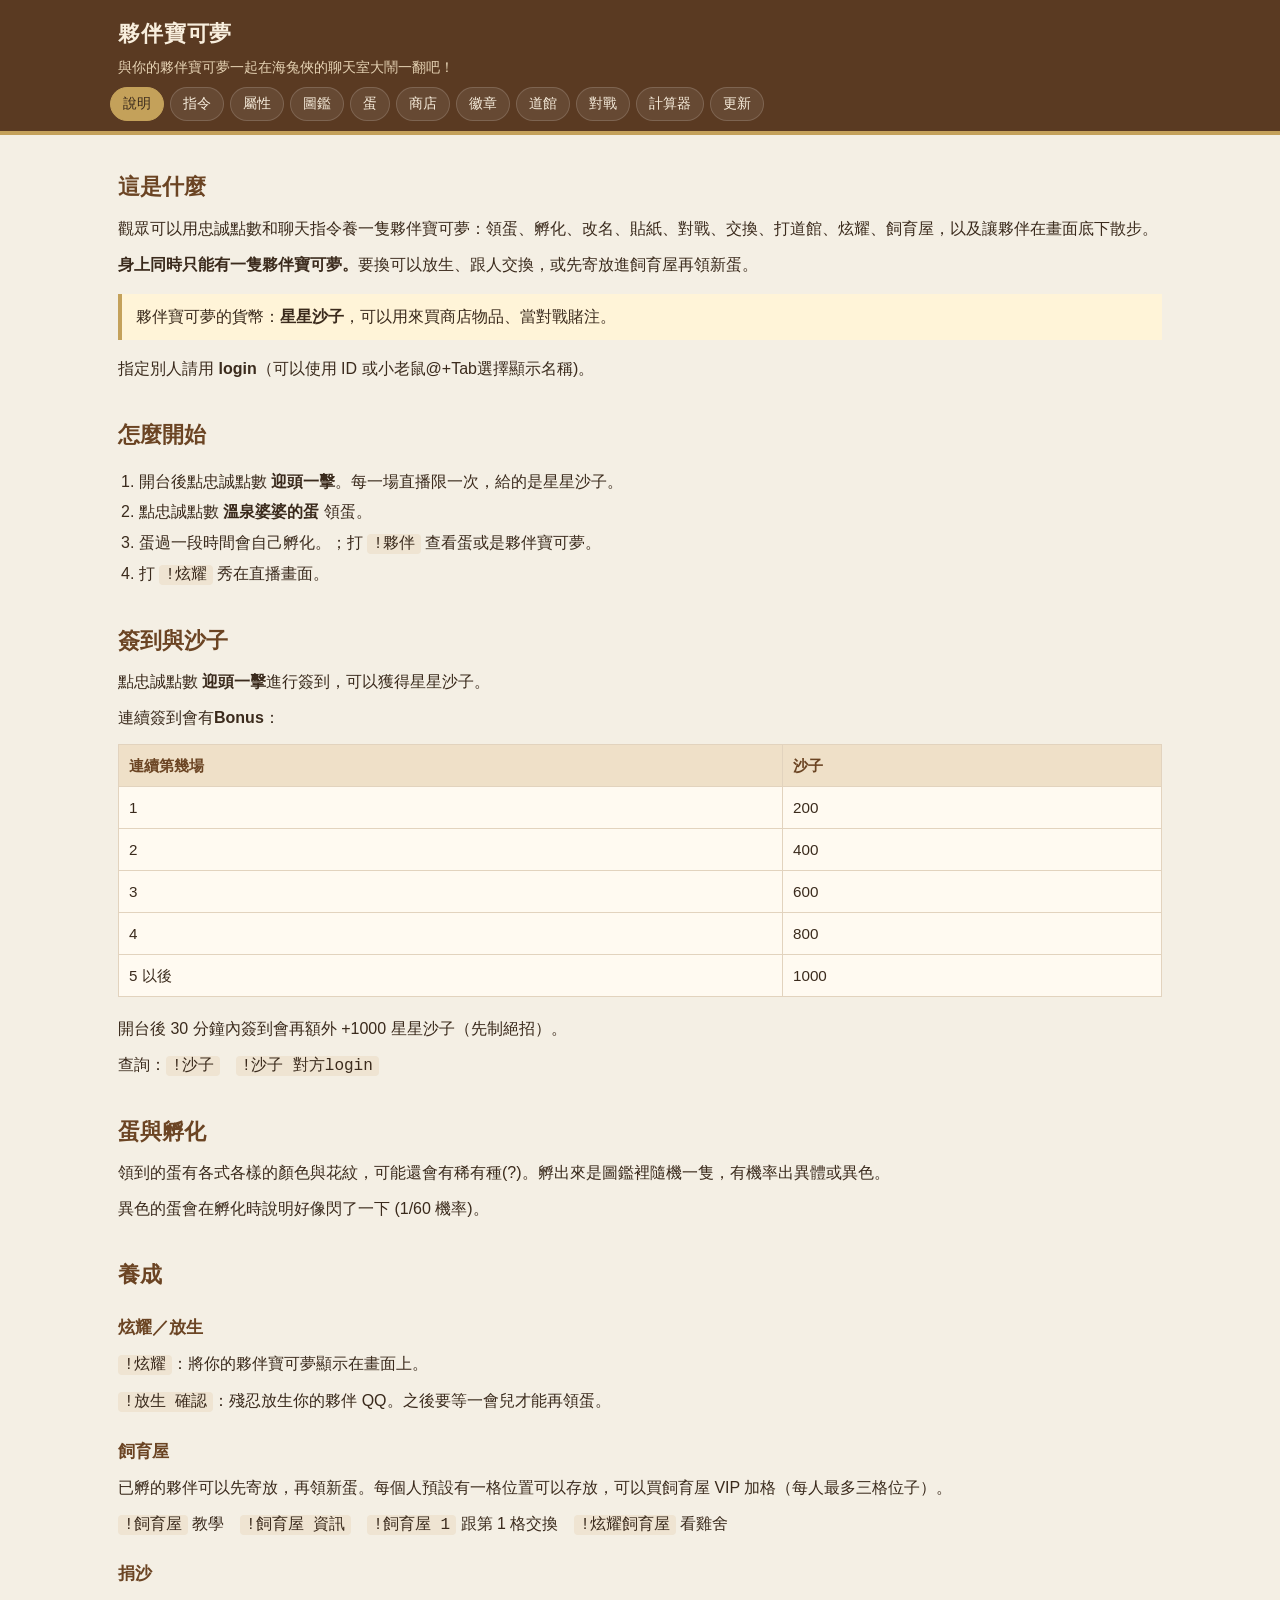
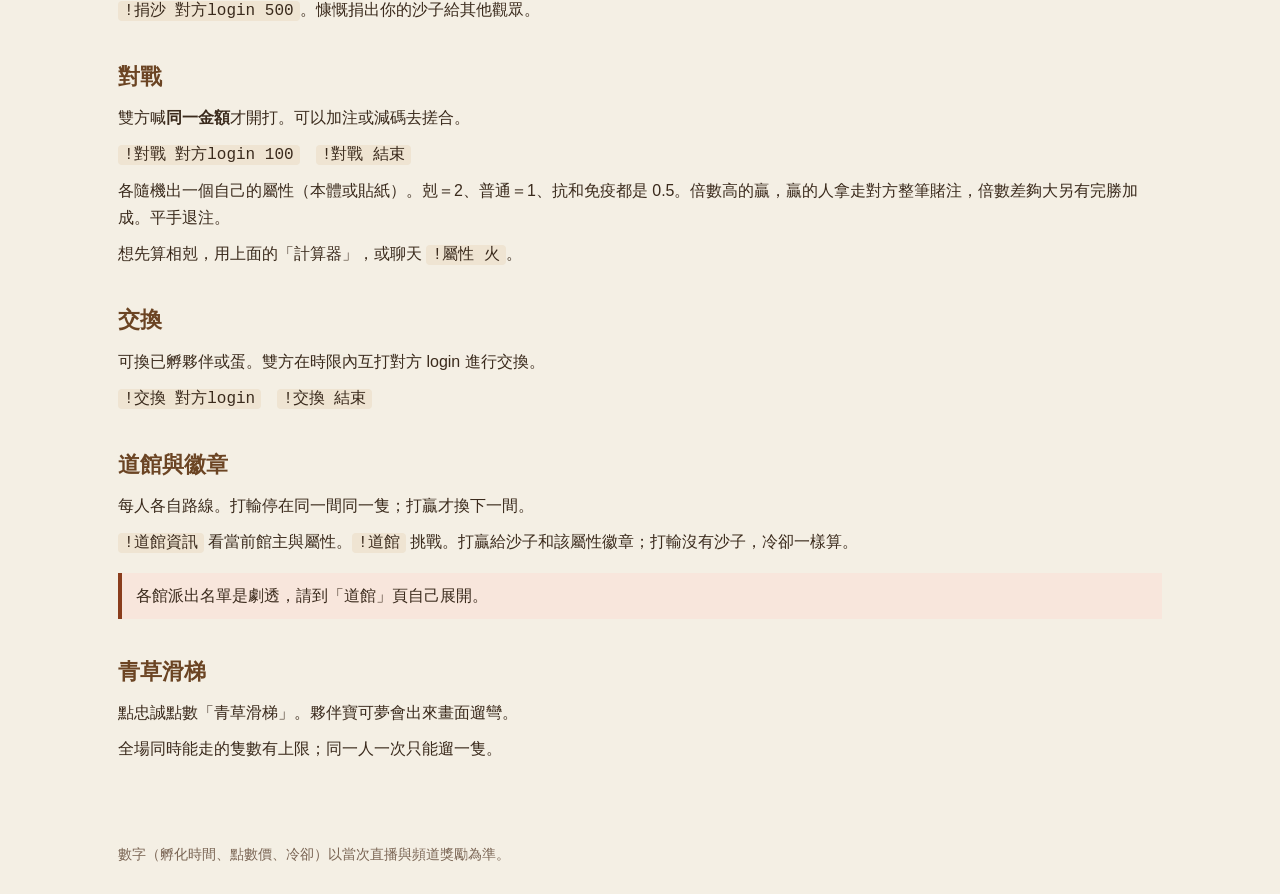
<file: index.html>
<!DOCTYPE html>
<html lang="zh-Hant">
<head>
<meta charset="utf-8">
<meta name="viewport" content="width=device-width, initial-scale=1">
<title>說明｜夥伴寶可夢</title>
<link rel="stylesheet" href="style.css">
<link rel="icon" href="favicon.png">
</head>
<body>
<header class="site-header">
  <div class="brand">
    <h1>夥伴寶可夢</h1>
    <p>與你的夥伴寶可夢一起在海兔俠的聊天室大鬧一翻吧！</p>
  </div>
  <nav class="nav"><a href="index.html" class="here">說明</a><a href="commands.html">指令</a><a href="types.html">屬性</a><a href="dex.html">圖鑑</a><a href="eggs.html">蛋</a><a href="shop.html">商店</a><a href="badges.html">徽章</a><a href="gyms.html">道館</a><a href="battle.html">對戰</a><a href="calc.html">計算器</a><a href="changelog.html">更新</a></nav>
</header>
<main class="wrap">

<h2>這是什麼</h2>
<p>觀眾可以用忠誠點數和聊天指令養一隻夥伴寶可夢：領蛋、孵化、改名、貼紙、對戰、交換、打道館、炫耀、飼育屋，以及讓夥伴在畫面底下散步。</p>
<p><strong>身上同時只能有一隻夥伴寶可夢。</strong>要換可以放生、跟人交換，或先寄放進飼育屋再領新蛋。</p>
<div class="note">夥伴寶可夢的貨幣：<strong>星星沙子</strong>，可以用來買商店物品、當對戰賭注。</div>
<p>指定別人請用 <strong>login</strong>（可以使用 ID 或小老鼠@+Tab選擇顯示名稱)。</p>

<h2>怎麼開始</h2>
<ol>
<li>開台後點忠誠點數 <strong>迎頭一擊</strong>。每一場直播限一次，給的是星星沙子。</li>
<li>點忠誠點數 <strong>溫泉婆婆的蛋</strong> 領蛋。</li>
<li>蛋過一段時間會自己孵化。；打 <span class="cmd">!夥伴</span> 查看蛋或是夥伴寶可夢。</li>
<li>打 <span class="cmd">!炫耀</span> 秀在直播畫面。</li>
</ol>

<h2>簽到與沙子</h2>
<p>點忠誠點數 <strong>迎頭一擊</strong>進行簽到，可以獲得星星沙子。</p>
<p>連續簽到會有<strong>Bonus</strong>：</p>
<table>
<tr><th>連續第幾場</th><th>沙子</th></tr>
<tr><td>1</td><td>200</td></tr>
<tr><td>2</td><td>400</td></tr>
<tr><td>3</td><td>600</td></tr>
<tr><td>4</td><td>800</td></tr>
<tr><td>5 以後</td><td>1000</td></tr>
</table>
<p>開台後 30 分鐘內簽到會再額外 +1000 星星沙子（先制絕招）。</p>
<p>查詢：<span class="cmd">!沙子</span>　<span class="cmd">!沙子 對方login</span></p>

<h2>蛋與孵化</h2>
<p>領到的蛋有各式各樣的顏色與花紋，可能還會有稀有種(?)。孵出來是圖鑑裡隨機一隻，有機率出異體或異色。</p>
<p>異色的蛋會在孵化時說明好像閃了一下 (1/60 機率)。</p>

<h2>養成</h2>
<h3>炫耀／放生</h3>
<p><span class="cmd">!炫耀</span>：將你的夥伴寶可夢顯示在畫面上。</p>
<p><span class="cmd">!放生 確認</span>：殘忍放生你的夥伴 QQ。之後要等一會兒才能再領蛋。</p>

<h3>飼育屋</h3>
<p>已孵的夥伴可以先寄放，再領新蛋。每個人預設有一格位置可以存放，可以買飼育屋 VIP 加格（每人最多三格位子）。</p>
<p><span class="cmd">!飼育屋</span> 教學　<span class="cmd">!飼育屋 資訊</span>　<span class="cmd">!飼育屋 1</span> 跟第 1 格交換　<span class="cmd">!炫耀飼育屋</span> 看雞舍</p>

<h3>捐沙</h3>
<p><span class="cmd">!捐沙 對方login 500</span>。慷慨捐出你的沙子給其他觀眾。</p>

<h2>對戰</h2>
<p>雙方喊<strong>同一金額</strong>才開打。可以加注或減碼去搓合。</p>
<p><span class="cmd">!對戰 對方login 100</span>　<span class="cmd">!對戰 結束</span></p>
<p>各隨機出一個自己的屬性（本體或貼紙）。剋＝2、普通＝1、抗和免疫都是 0.5。倍數高的贏，贏的人拿走對方整筆賭注，倍數差夠大另有完勝加成。平手退注。</p>
<p>想先算相剋，用上面的「計算器」，或聊天 <span class="cmd">!屬性 火</span>。</p>

<h2>交換</h2>
<p>可換已孵夥伴或蛋。雙方在時限內互打對方 login 進行交換。</p>
<p><span class="cmd">!交換 對方login</span>　<span class="cmd">!交換 結束</span></p>

<h2>道館與徽章</h2>
<p>每人各自路線。打輸停在同一間同一隻；打贏才換下一間。</p>
<p><span class="cmd">!道館資訊</span> 看當前館主與屬性。<span class="cmd">!道館</span> 挑戰。打贏給沙子和該屬性徽章；打輸沒有沙子，冷卻一樣算。</p>
<p class="note warn">各館派出名單是劇透，請到「道館」頁自己展開。</p>

<h2>青草滑梯</h2>
<p>點忠誠點數「青草滑梯」。夥伴寶可夢會出來畫面遛彎。</p>
<p>全場同時能走的隻數有上限；同一人一次只能遛一隻。</p>


</main>
<footer class="footer">數字（孵化時間、點數價、冷卻）以當次直播與頻道獎勵為準。</footer>
<script src="site.js"></script>
</body>
</html>
</file>
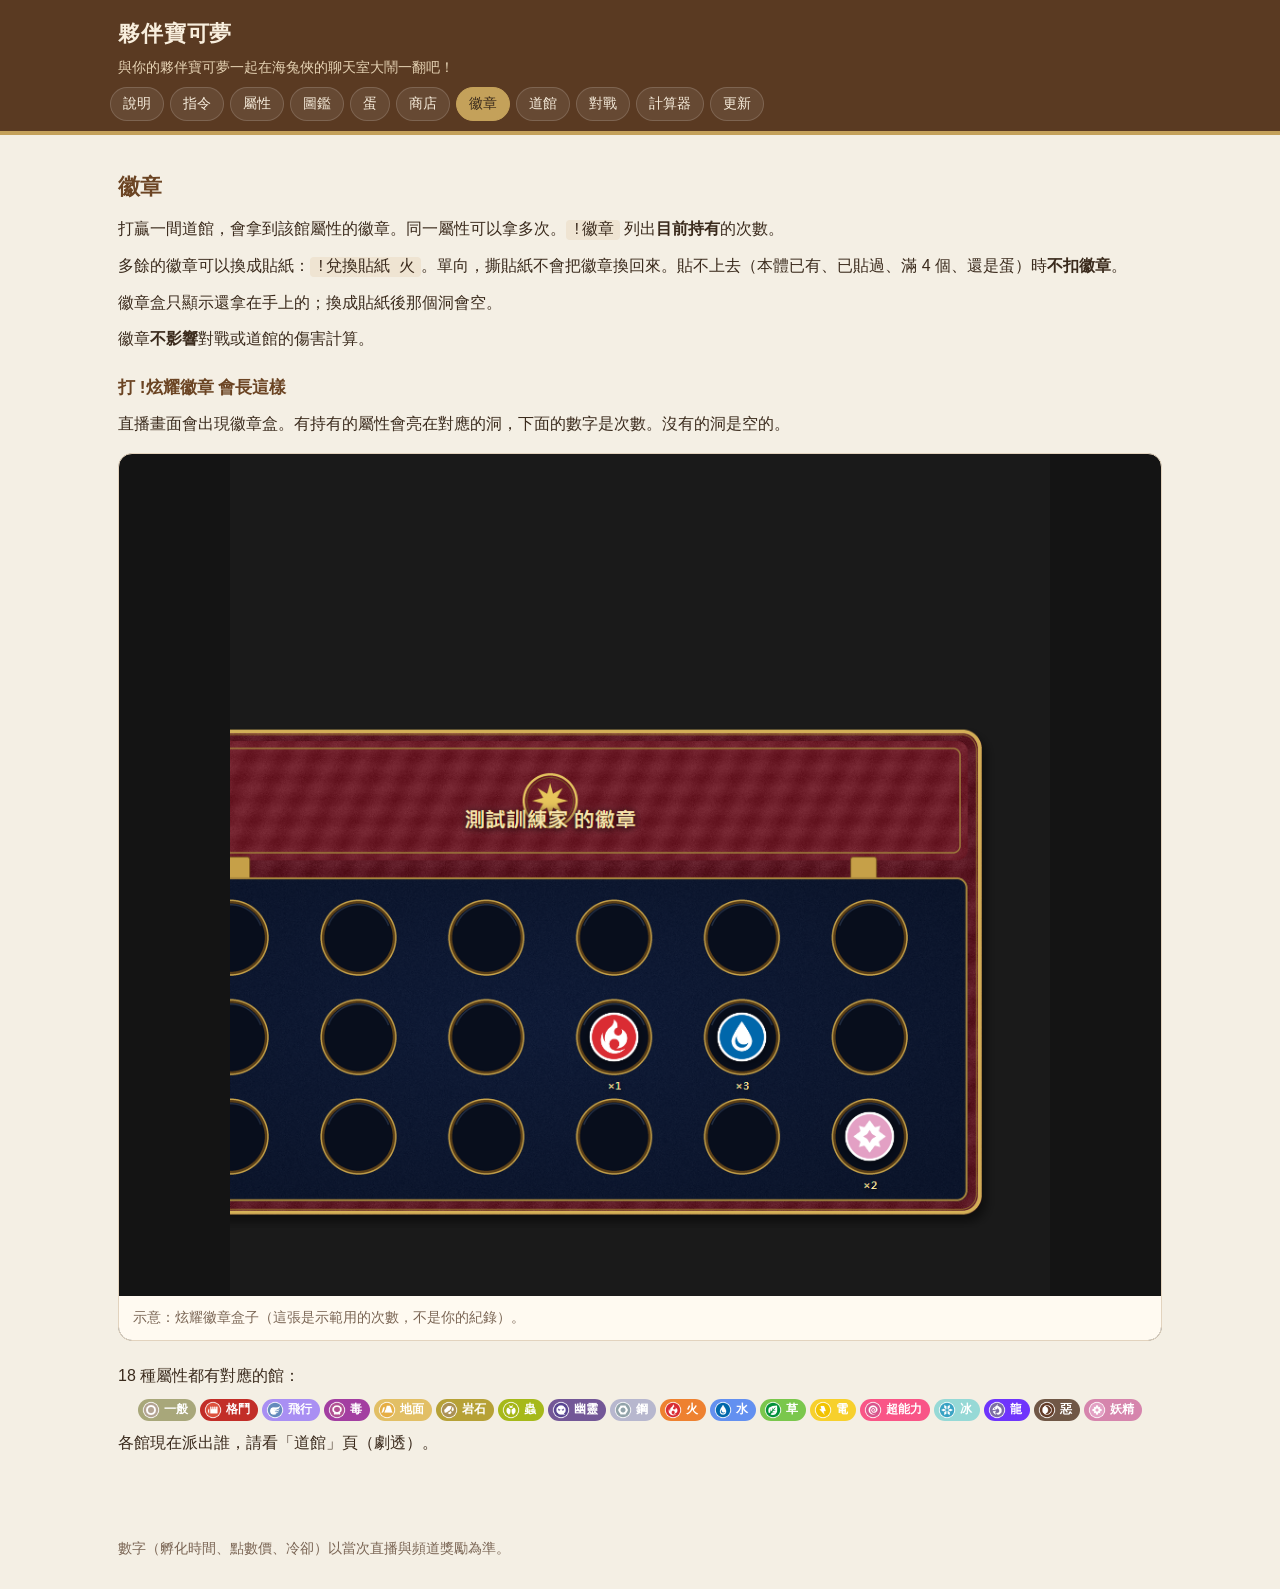
<file: badges.html>
<!DOCTYPE html>
<html lang="zh-Hant">
<head>
<meta charset="utf-8">
<meta name="viewport" content="width=device-width, initial-scale=1">
<title>徽章｜夥伴寶可夢</title>
<link rel="stylesheet" href="style.css">
<link rel="icon" href="favicon.png">
</head>
<body>
<header class="site-header">
  <div class="brand">
    <h1>夥伴寶可夢</h1>
    <p>與你的夥伴寶可夢一起在海兔俠的聊天室大鬧一翻吧！</p>
  </div>
  <nav class="nav"><a href="index.html">說明</a><a href="commands.html">指令</a><a href="types.html">屬性</a><a href="dex.html">圖鑑</a><a href="eggs.html">蛋</a><a href="shop.html">商店</a><a href="badges.html" class="here">徽章</a><a href="gyms.html">道館</a><a href="battle.html">對戰</a><a href="calc.html">計算器</a><a href="changelog.html">更新</a></nav>
</header>
<main class="wrap">

<h2>徽章</h2>
<p>打贏一間道館，會拿到該館屬性的徽章。同一屬性可以拿多次。<span class="cmd">!徽章</span> 列出<strong>目前持有</strong>的次數。</p>
<p>多餘的徽章可以換成貼紙：<span class="cmd">!兌換貼紙 火</span>。單向，撕貼紙不會把徽章換回來。貼不上去（本體已有、已貼過、滿 4 個、還是蛋）時<strong>不扣徽章</strong>。</p>
<p>徽章盒只顯示還拿在手上的；換成貼紙後那個洞會空。</p>
<p>徽章<strong>不影響</strong>對戰或道館的傷害計算。</p>
<h3>打 !炫耀徽章 會長這樣</h3>
<p>直播畫面會出現徽章盒。有持有的屬性會亮在對應的洞，下面的數字是次數。沒有的洞是空的。</p>
<figure class="demo"><img src="images/guide/showcase-badges.png" alt="示意：炫耀徽章盒子（這張是示範用的次數，不是你的紀錄）。"><figcaption>示意：炫耀徽章盒子（這張是示範用的次數，不是你的紀錄）。</figcaption></figure>
<p>18 種屬性都有對應的館：</p>
<div class="types"><span class="type" style="background:#A8A77A"><img src="images/types/Type_Normal.png" alt="">一般</span><span class="type" style="background:#C22E28"><img src="images/types/Type_Fighting.png" alt="">格鬥</span><span class="type" style="background:#A98FF3"><img src="images/types/Type_Flying.png" alt="">飛行</span><span class="type" style="background:#A33EA1"><img src="images/types/Type_Poison.png" alt="">毒</span><span class="type" style="background:#E2BF65"><img src="images/types/Type_Ground.png" alt="">地面</span><span class="type" style="background:#B6A136"><img src="images/types/Type_Rock.png" alt="">岩石</span><span class="type" style="background:#A6B91A"><img src="images/types/Type_Bug.png" alt="">蟲</span><span class="type" style="background:#735797"><img src="images/types/Type_Ghost.png" alt="">幽靈</span><span class="type" style="background:#B7B7CE"><img src="images/types/Type_Steel.png" alt="">鋼</span><span class="type" style="background:#EE8130"><img src="images/types/Type_Fire.png" alt="">火</span><span class="type" style="background:#6390F0"><img src="images/types/Type_Water.png" alt="">水</span><span class="type" style="background:#7AC74C"><img src="images/types/Type_Grass.png" alt="">草</span><span class="type" style="background:#F7D02C"><img src="images/types/Type_Electric.png" alt="">電</span><span class="type" style="background:#F95587"><img src="images/types/Type_Psychic.png" alt="">超能力</span><span class="type" style="background:#96D9D6"><img src="images/types/Type_Ice.png" alt="">冰</span><span class="type" style="background:#6F35FC"><img src="images/types/Type_Dragon.png" alt="">龍</span><span class="type" style="background:#705746"><img src="images/types/Type_Dark.png" alt="">惡</span><span class="type" style="background:#D685AD"><img src="images/types/Type_Fairy.png" alt="">妖精</span></div>
<p>各館現在派出誰，請看「道館」頁（劇透）。</p>

</main>
<footer class="footer">數字（孵化時間、點數價、冷卻）以當次直播與頻道獎勵為準。</footer>
<script src="site.js"></script>
</body>
</html>
</file>
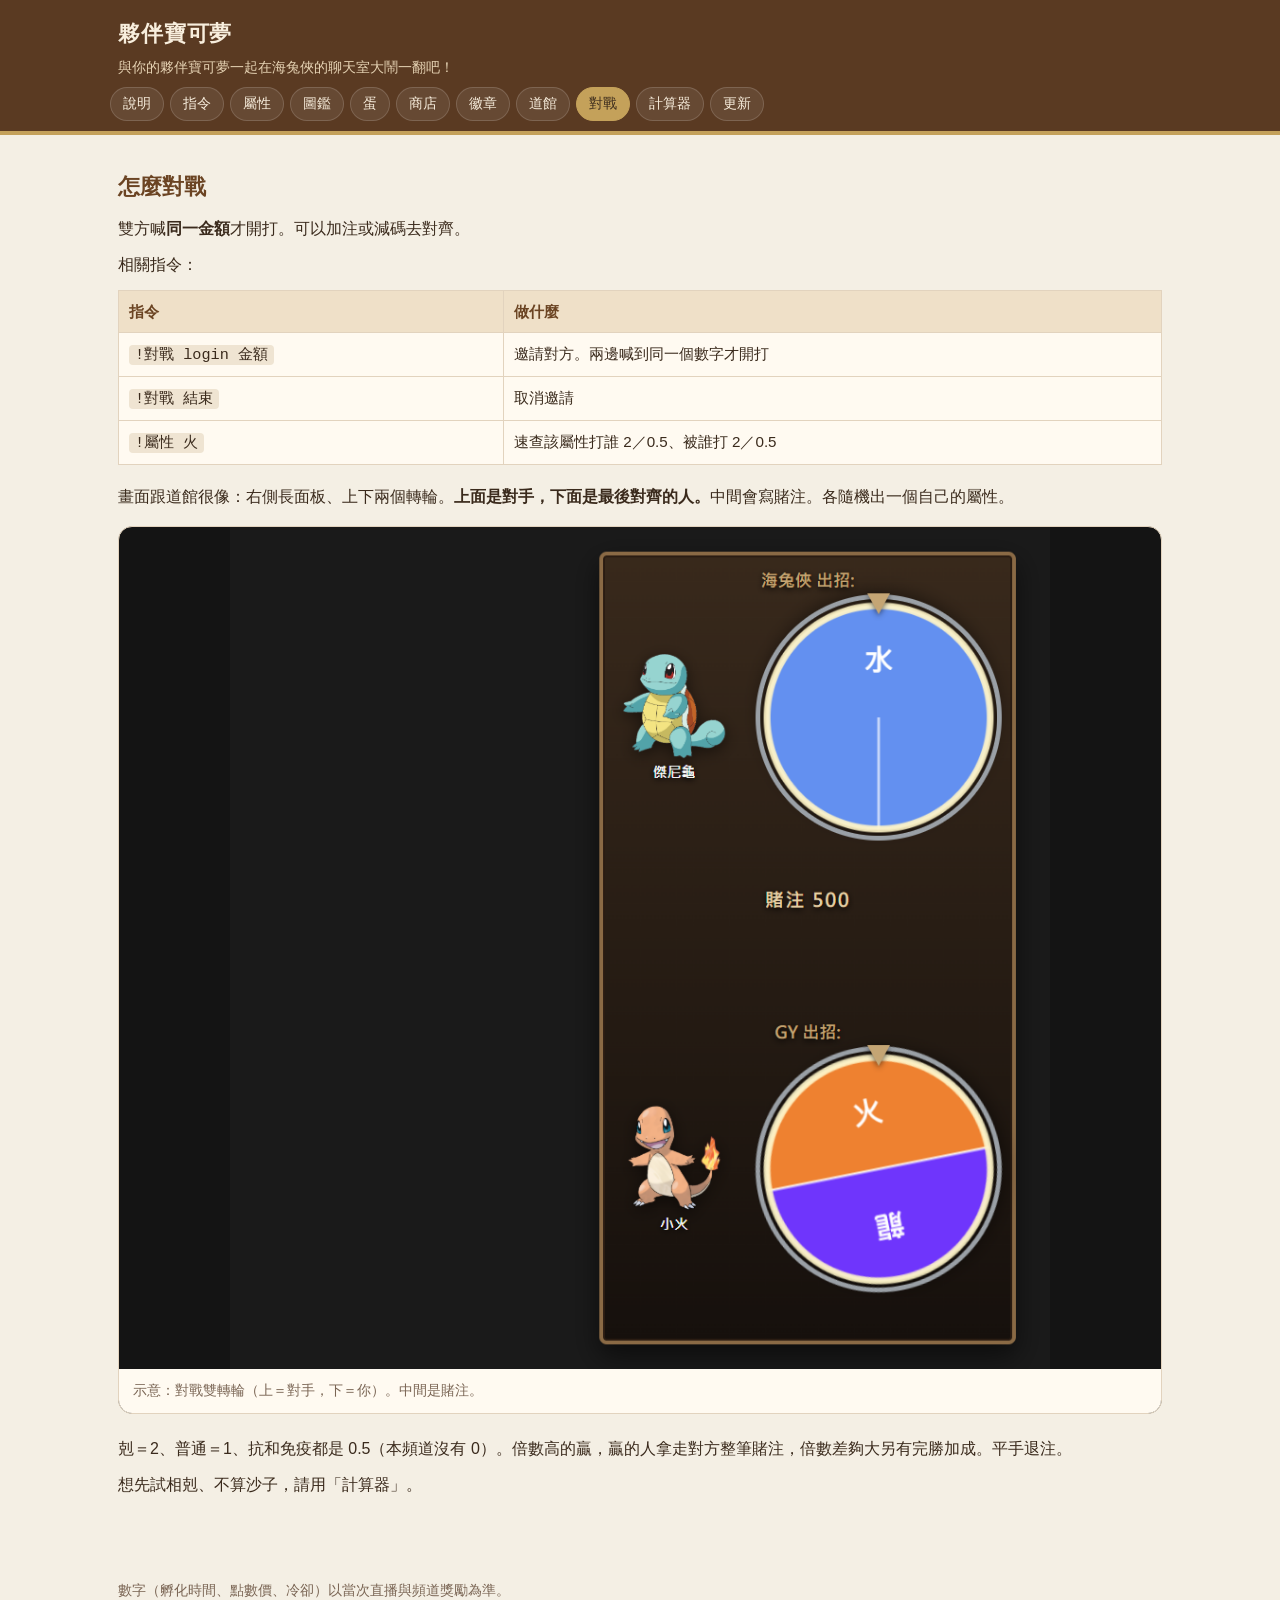
<file: battle.html>
<!DOCTYPE html>
<html lang="zh-Hant">
<head>
<meta charset="utf-8">
<meta name="viewport" content="width=device-width, initial-scale=1">
<title>對戰｜夥伴寶可夢</title>
<link rel="stylesheet" href="style.css">
<link rel="icon" href="favicon.png">
</head>
<body>
<header class="site-header">
  <div class="brand">
    <h1>夥伴寶可夢</h1>
    <p>與你的夥伴寶可夢一起在海兔俠的聊天室大鬧一翻吧！</p>
  </div>
  <nav class="nav"><a href="index.html">說明</a><a href="commands.html">指令</a><a href="types.html">屬性</a><a href="dex.html">圖鑑</a><a href="eggs.html">蛋</a><a href="shop.html">商店</a><a href="badges.html">徽章</a><a href="gyms.html">道館</a><a href="battle.html" class="here">對戰</a><a href="calc.html">計算器</a><a href="changelog.html">更新</a></nav>
</header>
<main class="wrap">

<h2>怎麼對戰</h2>
<p>雙方喊<strong>同一金額</strong>才開打。可以加注或減碼去對齊。</p>
<p>相關指令：</p>
<table>
<tr><th>指令</th><th>做什麼</th></tr>
<tr><td><span class="cmd">!對戰 login 金額</span></td><td>邀請對方。兩邊喊到同一個數字才開打</td></tr>
<tr><td><span class="cmd">!對戰 結束</span></td><td>取消邀請</td></tr>
<tr><td><span class="cmd">!屬性 火</span></td><td>速查該屬性打誰 2／0.5、被誰打 2／0.5</td></tr>
</table>
<p>畫面跟道館很像：右側長面板、上下兩個轉輪。<strong>上面是對手，下面是最後對齊的人。</strong>中間會寫賭注。各隨機出一個自己的屬性。</p>
<figure class="demo"><img src="images/guide/showcase-battle.png" alt="示意：對戰雙轉輪（上＝對手，下＝你）。中間是賭注。"><figcaption>示意：對戰雙轉輪（上＝對手，下＝你）。中間是賭注。</figcaption></figure>
<p>剋＝2、普通＝1、抗和免疫都是 0.5（本頻道沒有 0）。倍數高的贏，贏的人拿走對方整筆賭注，倍數差夠大另有完勝加成。平手退注。</p>
<p>想先試相剋、不算沙子，請用「計算器」。</p>

</main>
<footer class="footer">數字（孵化時間、點數價、冷卻）以當次直播與頻道獎勵為準。</footer>
<script src="site.js"></script>
</body>
</html>
</file>
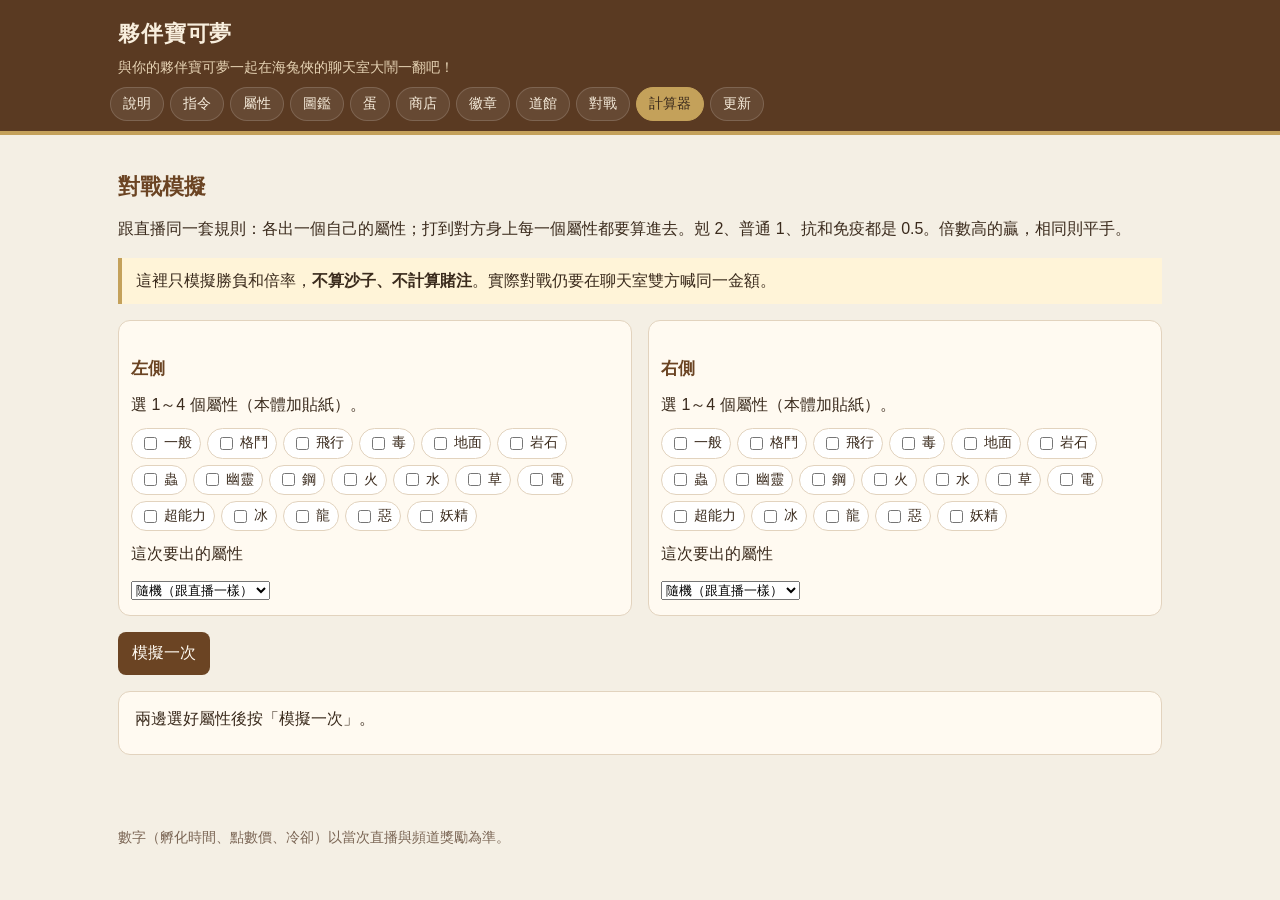
<file: calc.html>
<!DOCTYPE html>
<html lang="zh-Hant">
<head>
<meta charset="utf-8">
<meta name="viewport" content="width=device-width, initial-scale=1">
<title>計算器｜夥伴寶可夢</title>
<link rel="stylesheet" href="style.css">
<link rel="icon" href="favicon.png">
</head>
<body>
<header class="site-header">
  <div class="brand">
    <h1>夥伴寶可夢</h1>
    <p>與你的夥伴寶可夢一起在海兔俠的聊天室大鬧一翻吧！</p>
  </div>
  <nav class="nav"><a href="index.html">說明</a><a href="commands.html">指令</a><a href="types.html">屬性</a><a href="dex.html">圖鑑</a><a href="eggs.html">蛋</a><a href="shop.html">商店</a><a href="badges.html">徽章</a><a href="gyms.html">道館</a><a href="battle.html">對戰</a><a href="calc.html" class="here">計算器</a><a href="changelog.html">更新</a></nav>
</header>
<main class="wrap">

<h2>對戰模擬</h2>
<p>跟直播同一套規則：各出一個自己的屬性；打到對方身上每一個屬性都要算進去。剋 2、普通 1、抗和免疫都是 0.5。倍數高的贏，相同則平手。</p>
<div class="note">這裡只模擬勝負和倍率，<strong>不算沙子、不計算賭注</strong>。實際對戰仍要在聊天室雙方喊同一金額。</div>
<div class="calc">

<div class="side">
<h3>左側</h3>
<p>選 1～4 個屬性（本體加貼紙）。</p>
<div class="picks" id="sideA"><label><input type="checkbox" value="一般"> 一般</label><label><input type="checkbox" value="格鬥"> 格鬥</label><label><input type="checkbox" value="飛行"> 飛行</label><label><input type="checkbox" value="毒"> 毒</label><label><input type="checkbox" value="地面"> 地面</label><label><input type="checkbox" value="岩石"> 岩石</label><label><input type="checkbox" value="蟲"> 蟲</label><label><input type="checkbox" value="幽靈"> 幽靈</label><label><input type="checkbox" value="鋼"> 鋼</label><label><input type="checkbox" value="火"> 火</label><label><input type="checkbox" value="水"> 水</label><label><input type="checkbox" value="草"> 草</label><label><input type="checkbox" value="電"> 電</label><label><input type="checkbox" value="超能力"> 超能力</label><label><input type="checkbox" value="冰"> 冰</label><label><input type="checkbox" value="龍"> 龍</label><label><input type="checkbox" value="惡"> 惡</label><label><input type="checkbox" value="妖精"> 妖精</label></div>
<p>這次要出的屬性</p>
<select class="move" id="moveA"></select>
</div>


<div class="side">
<h3>右側</h3>
<p>選 1～4 個屬性（本體加貼紙）。</p>
<div class="picks" id="sideB"><label><input type="checkbox" value="一般"> 一般</label><label><input type="checkbox" value="格鬥"> 格鬥</label><label><input type="checkbox" value="飛行"> 飛行</label><label><input type="checkbox" value="毒"> 毒</label><label><input type="checkbox" value="地面"> 地面</label><label><input type="checkbox" value="岩石"> 岩石</label><label><input type="checkbox" value="蟲"> 蟲</label><label><input type="checkbox" value="幽靈"> 幽靈</label><label><input type="checkbox" value="鋼"> 鋼</label><label><input type="checkbox" value="火"> 火</label><label><input type="checkbox" value="水"> 水</label><label><input type="checkbox" value="草"> 草</label><label><input type="checkbox" value="電"> 電</label><label><input type="checkbox" value="超能力"> 超能力</label><label><input type="checkbox" value="冰"> 冰</label><label><input type="checkbox" value="龍"> 龍</label><label><input type="checkbox" value="惡"> 惡</label><label><input type="checkbox" value="妖精"> 妖精</label></div>
<p>這次要出的屬性</p>
<select class="move" id="moveB"></select>
</div>

</div>
<div class="actions">
<button type="button" id="calcGo">模擬一次</button>
</div>
<div class="result" id="calcOut">兩邊選好屬性後按「模擬一次」。</div>

</main>
<footer class="footer">數字（孵化時間、點數價、冷卻）以當次直播與頻道獎勵為準。</footer>
<script src="site.js"></script>
</body>
</html>
</file>
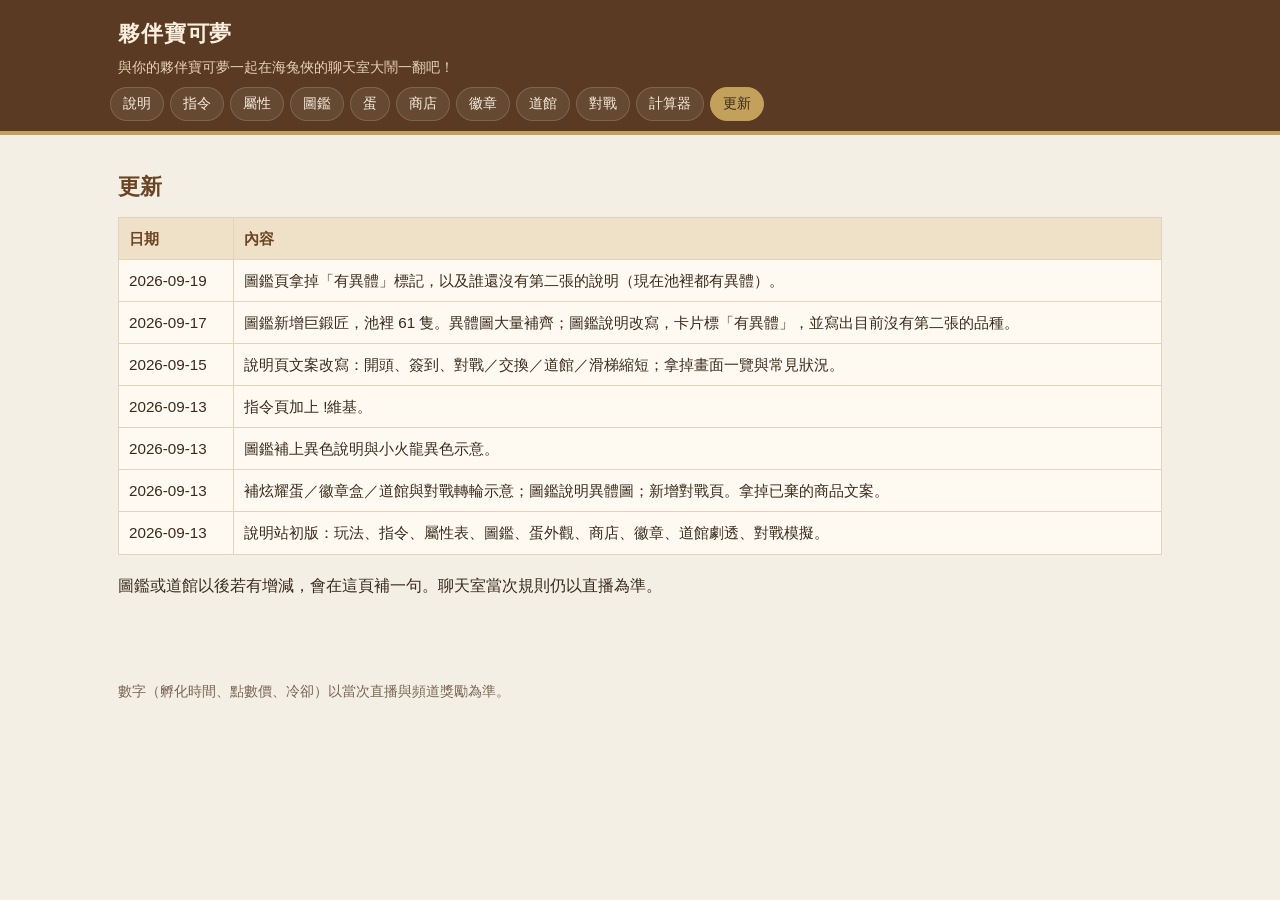
<file: changelog.html>
<!DOCTYPE html>
<html lang="zh-Hant">
<head>
<meta charset="utf-8">
<meta name="viewport" content="width=device-width, initial-scale=1">
<title>更新｜夥伴寶可夢</title>
<link rel="stylesheet" href="style.css">
<link rel="icon" href="favicon.png">
</head>
<body>
<header class="site-header">
  <div class="brand">
    <h1>夥伴寶可夢</h1>
    <p>與你的夥伴寶可夢一起在海兔俠的聊天室大鬧一翻吧！</p>
  </div>
  <nav class="nav"><a href="index.html">說明</a><a href="commands.html">指令</a><a href="types.html">屬性</a><a href="dex.html">圖鑑</a><a href="eggs.html">蛋</a><a href="shop.html">商店</a><a href="badges.html">徽章</a><a href="gyms.html">道館</a><a href="battle.html">對戰</a><a href="calc.html">計算器</a><a href="changelog.html" class="here">更新</a></nav>
</header>
<main class="wrap">

<h2>更新</h2>
<table>
<tr><th>日期</th><th>內容</th></tr>
<tr><td>2026-09-19</td><td>圖鑑頁拿掉「有異體」標記，以及誰還沒有第二張的說明（現在池裡都有異體）。</td></tr>
<tr><td>2026-09-17</td><td>圖鑑新增巨鍛匠，池裡 61 隻。異體圖大量補齊；圖鑑說明改寫，卡片標「有異體」，並寫出目前沒有第二張的品種。</td></tr>
<tr><td>2026-09-15</td><td>說明頁文案改寫：開頭、簽到、對戰／交換／道館／滑梯縮短；拿掉畫面一覽與常見狀況。</td></tr>
<tr><td>2026-09-13</td><td>指令頁加上 !維基。</td></tr>
<tr><td>2026-09-13</td><td>圖鑑補上異色說明與小火龍異色示意。</td></tr>
<tr><td>2026-09-13</td><td>補炫耀蛋／徽章盒／道館與對戰轉輪示意；圖鑑說明異體圖；新增對戰頁。拿掉已棄的商品文案。</td></tr>
<tr><td>2026-09-13</td><td>說明站初版：玩法、指令、屬性表、圖鑑、蛋外觀、商店、徽章、道館劇透、對戰模擬。</td></tr>
</table>
<p>圖鑑或道館以後若有增減，會在這頁補一句。聊天室當次規則仍以直播為準。</p>

</main>
<footer class="footer">數字（孵化時間、點數價、冷卻）以當次直播與頻道獎勵為準。</footer>
<script src="site.js"></script>
</body>
</html>
</file>
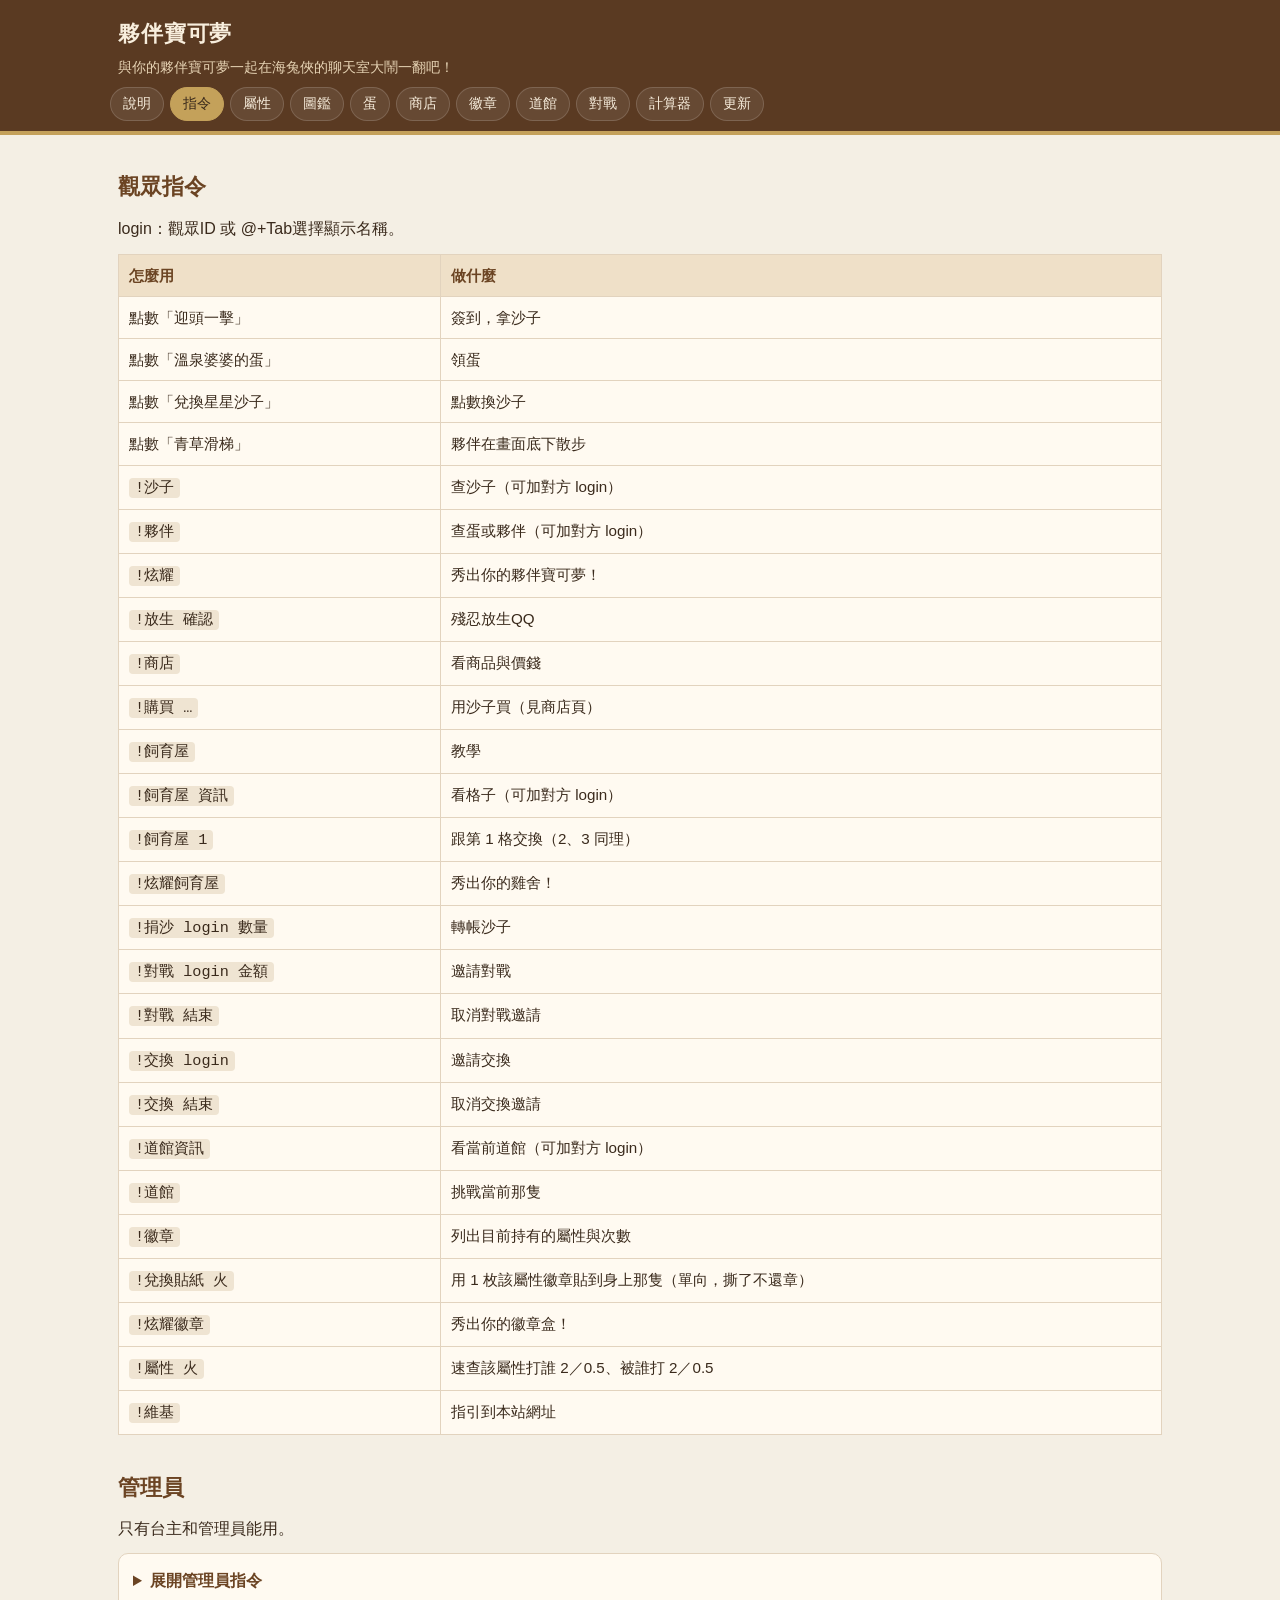
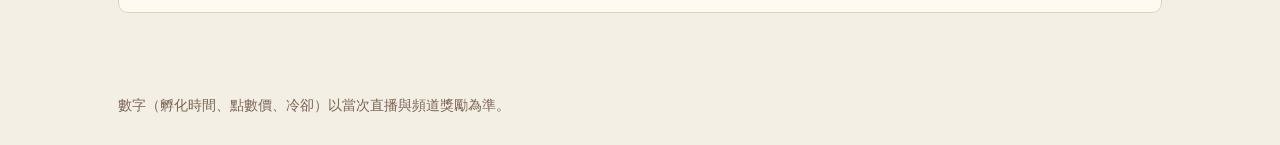
<file: commands.html>
<!DOCTYPE html>
<html lang="zh-Hant">
<head>
<meta charset="utf-8">
<meta name="viewport" content="width=device-width, initial-scale=1">
<title>指令｜夥伴寶可夢</title>
<link rel="stylesheet" href="style.css">
<link rel="icon" href="favicon.png">
</head>
<body>
<header class="site-header">
  <div class="brand">
    <h1>夥伴寶可夢</h1>
    <p>與你的夥伴寶可夢一起在海兔俠的聊天室大鬧一翻吧！</p>
  </div>
  <nav class="nav"><a href="index.html">說明</a><a href="commands.html" class="here">指令</a><a href="types.html">屬性</a><a href="dex.html">圖鑑</a><a href="eggs.html">蛋</a><a href="shop.html">商店</a><a href="badges.html">徽章</a><a href="gyms.html">道館</a><a href="battle.html">對戰</a><a href="calc.html">計算器</a><a href="changelog.html">更新</a></nav>
</header>
<main class="wrap">

<h2>觀眾指令</h2>
<p>login：觀眾ID 或 @+Tab選擇顯示名稱。</p>
<table>
<tr><th>怎麼用</th><th>做什麼</th></tr>
<tr><td>點數「迎頭一擊」</td><td>簽到，拿沙子</td></tr>
<tr><td>點數「溫泉婆婆的蛋」</td><td>領蛋</td></tr>
<tr><td>點數「兌換星星沙子」</td><td>點數換沙子</td></tr>
<tr><td>點數「青草滑梯」</td><td>夥伴在畫面底下散步</td></tr>
<tr><td><span class="cmd">!沙子</span></td><td>查沙子（可加對方 login）</td></tr>
<tr><td><span class="cmd">!夥伴</span></td><td>查蛋或夥伴（可加對方 login）</td></tr>
<tr><td><span class="cmd">!炫耀</span></td><td>秀出你的夥伴寶可夢！</td></tr>
<tr><td><span class="cmd">!放生 確認</span></td><td>殘忍放生QQ</td></tr>
<tr><td><span class="cmd">!商店</span></td><td>看商品與價錢</td></tr>
<tr><td><span class="cmd">!購買 …</span></td><td>用沙子買（見商店頁）</td></tr>
<tr><td><span class="cmd">!飼育屋</span></td><td>教學</td></tr>
<tr><td><span class="cmd">!飼育屋 資訊</span></td><td>看格子（可加對方 login）</td></tr>
<tr><td><span class="cmd">!飼育屋 1</span></td><td>跟第 1 格交換（2、3 同理）</td></tr>
<tr><td><span class="cmd">!炫耀飼育屋</span></td><td>秀出你的雞舍！</td></tr>
<tr><td><span class="cmd">!捐沙 login 數量</span></td><td>轉帳沙子</td></tr>
<tr><td><span class="cmd">!對戰 login 金額</span></td><td>邀請對戰</td></tr>
<tr><td><span class="cmd">!對戰 結束</span></td><td>取消對戰邀請</td></tr>
<tr><td><span class="cmd">!交換 login</span></td><td>邀請交換</td></tr>
<tr><td><span class="cmd">!交換 結束</span></td><td>取消交換邀請</td></tr>
<tr><td><span class="cmd">!道館資訊</span></td><td>看當前道館（可加對方 login）</td></tr>
<tr><td><span class="cmd">!道館</span></td><td>挑戰當前那隻</td></tr>
<tr><td><span class="cmd">!徽章</span></td><td>列出目前持有的屬性與次數</td></tr>
<tr><td><span class="cmd">!兌換貼紙 火</span></td><td>用 1 枚該屬性徽章貼到身上那隻（單向，撕了不還章）</td></tr>
<tr><td><span class="cmd">!炫耀徽章</span></td><td>秀出你的徽章盒！</td></tr>
<tr><td><span class="cmd">!屬性 火</span></td><td>速查該屬性打誰 2／0.5、被誰打 2／0.5</td></tr>
<tr><td><span class="cmd">!維基</span></td><td>指引到本站網址</td></tr>
</table>

<h2>管理員</h2>
<p>只有台主和管理員能用。</p>
<details class="spoiler">
<summary>展開管理員指令</summary>
<table>
<tr><th>指令</th><th>效果</th></tr>
<tr><td><span class="cmd">!補簽 login 連續場數 0或1或2</span></td><td>修簽到。0 只改連續；1 再給該檔沙子；2 再加先制 1000。三種都會占用這場迎頭一擊</td></tr>
<tr><td><span class="cmd">!管理員給沙 login 數量</span></td><td>設成該數字（不是加減）。0＝清零。沒帳可新建</td></tr>
<tr><td><span class="cmd">!管理員除蛋 login</span></td><td>只清蛋</td></tr>
<tr><td><span class="cmd">!管理員給蛋 login</span></td><td>給蛋；已有夥伴會失敗</td></tr>
<tr><td><span class="cmd">!管理員給夥伴 login</span></td><td>直接換成孵好的。只打 login＝隨機一隻；可再指定品種與是否異色</td></tr>
<tr><td><span class="cmd">!管理員移除夥伴 login</span></td><td>清掉蛋或夥伴</td></tr>
<tr><td><span class="cmd">!管理員道館刷新</span></td><td>可加 login。重抽當前道館。不改冷卻、徽章、沙子</td></tr>
<tr><td><span class="cmd">!管理員新增徽章 login</span></td><td>可再寫屬性與次數</td></tr>
<tr><td><span class="cmd">!管理員移除徽章 login</span></td><td>可再寫屬性；沒寫＝全清</td></tr>
</table>
<p>管理員清蛋或夥伴，沒有放生那種告別畫面。</p>
</details>

</main>
<footer class="footer">數字（孵化時間、點數價、冷卻）以當次直播與頻道獎勵為準。</footer>
<script src="site.js"></script>
</body>
</html>
</file>
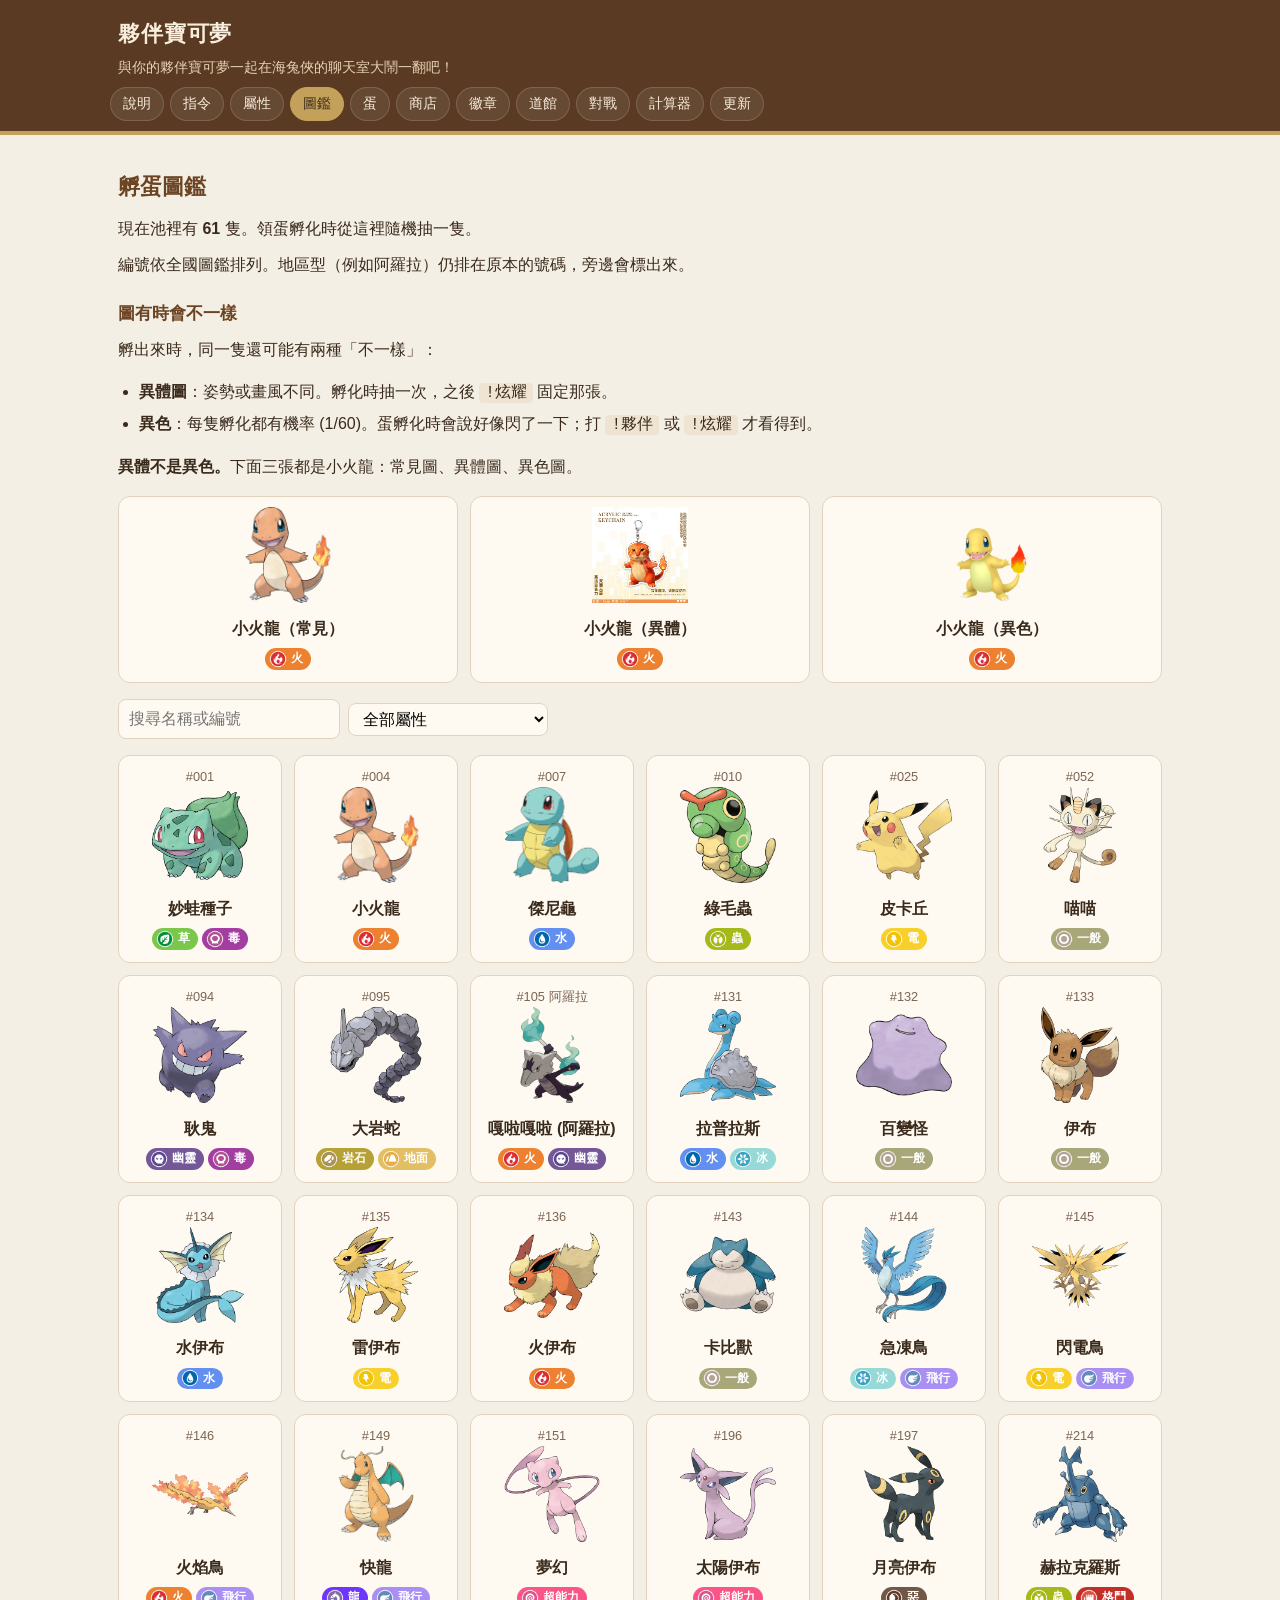
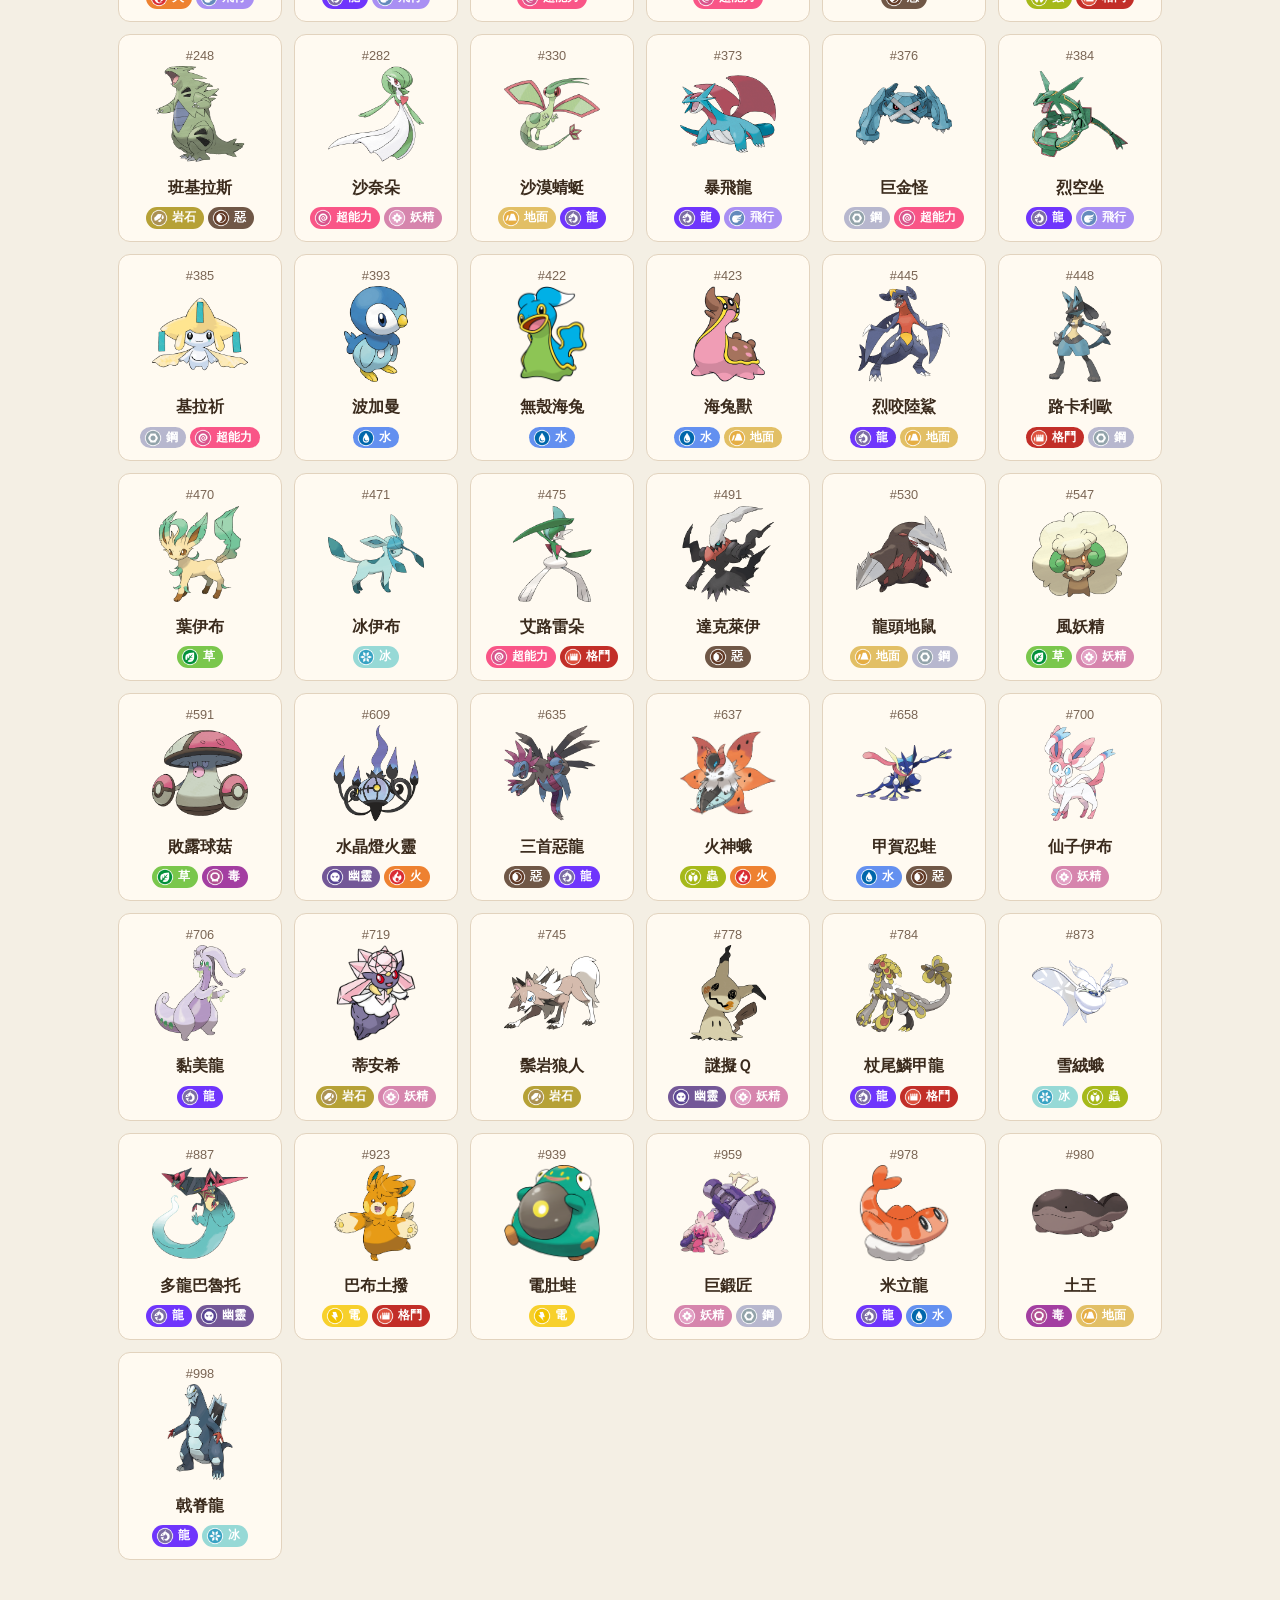
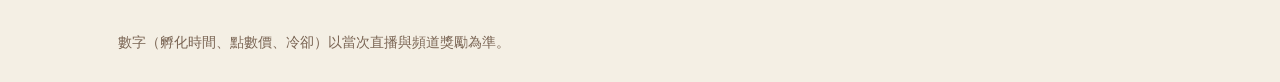
<file: dex.html>
<!DOCTYPE html>
<html lang="zh-Hant">
<head>
<meta charset="utf-8">
<meta name="viewport" content="width=device-width, initial-scale=1">
<title>圖鑑｜夥伴寶可夢</title>
<link rel="stylesheet" href="style.css">
<link rel="icon" href="favicon.png">
</head>
<body>
<header class="site-header">
  <div class="brand">
    <h1>夥伴寶可夢</h1>
    <p>與你的夥伴寶可夢一起在海兔俠的聊天室大鬧一翻吧！</p>
  </div>
  <nav class="nav"><a href="index.html">說明</a><a href="commands.html">指令</a><a href="types.html">屬性</a><a href="dex.html" class="here">圖鑑</a><a href="eggs.html">蛋</a><a href="shop.html">商店</a><a href="badges.html">徽章</a><a href="gyms.html">道館</a><a href="battle.html">對戰</a><a href="calc.html">計算器</a><a href="changelog.html">更新</a></nav>
</header>
<main class="wrap">

<h2>孵蛋圖鑑</h2>
<p>現在池裡有 <strong>61</strong> 隻。領蛋孵化時從這裡隨機抽一隻。</p>
<p>編號依全國圖鑑排列。地區型（例如阿羅拉）仍排在原本的號碼，旁邊會標出來。</p>
<h3>圖有時會不一樣</h3>
<p>孵出來時，同一隻還可能有兩種「不一樣」：</p>
<ul>
<li><strong>異體圖</strong>：姿勢或畫風不同。孵化時抽一次，之後 <span class="cmd">!炫耀</span> 固定那張。</li>
<li><strong>異色</strong>：每隻孵化都有機率 (1/60)。蛋孵化時會說好像閃了一下；打 <span class="cmd">!夥伴</span> 或 <span class="cmd">!炫耀</span> 才看得到。</li>
</ul>
<p><strong>異體不是異色。</strong>下面三張都是小火龍：常見圖、異體圖、異色圖。</p>
<div class="trio">
<article class="mon" data-name="小火龍（常見）" data-types="火" data-num=""><img src="images/charmander.png" alt="小火龍（常見）"><div class="name">小火龍（常見）</div><div class="types"><span class="type" style="background:#EE8130"><img src="images/types/Type_Fire.png" alt="">火</span></div></article>
<article class="mon" data-name="小火龍（異體）" data-types="火" data-num=""><img src="images/charmander_1.png" alt="小火龍（異體）"><div class="name">小火龍（異體）</div><div class="types"><span class="type" style="background:#EE8130"><img src="images/types/Type_Fire.png" alt="">火</span></div></article>
<article class="mon" data-name="小火龍（異色）" data-types="火" data-num=""><img src="images/charmander_shiny.png" alt="小火龍（異色）"><div class="name">小火龍（異色）</div><div class="types"><span class="type" style="background:#EE8130"><img src="images/types/Type_Fire.png" alt="">火</span></div></article>
</div>
<div class="toolbar">
<input id="dexQ" type="search" placeholder="搜尋名稱或編號">
<select id="dexType"><option value="">全部屬性</option><option value="一般">一般</option><option value="格鬥">格鬥</option><option value="飛行">飛行</option><option value="毒">毒</option><option value="地面">地面</option><option value="岩石">岩石</option><option value="蟲">蟲</option><option value="幽靈">幽靈</option><option value="鋼">鋼</option><option value="火">火</option><option value="水">水</option><option value="草">草</option><option value="電">電</option><option value="超能力">超能力</option><option value="冰">冰</option><option value="龍">龍</option><option value="惡">惡</option><option value="妖精">妖精</option></select>
</div>
<div class="card-grid">
<article class="mon" data-name="妙蛙種子" data-types="草,毒" data-num="#001"><div class="num">#001</div><img src="images/bulbasaur.png" alt="妙蛙種子"><div class="name">妙蛙種子</div><div class="types"><span class="type" style="background:#7AC74C"><img src="images/types/Type_Grass.png" alt="">草</span><span class="type" style="background:#A33EA1"><img src="images/types/Type_Poison.png" alt="">毒</span></div></article>
<article class="mon" data-name="小火龍" data-types="火" data-num="#004"><div class="num">#004</div><img src="images/charmander.png" alt="小火龍"><div class="name">小火龍</div><div class="types"><span class="type" style="background:#EE8130"><img src="images/types/Type_Fire.png" alt="">火</span></div></article>
<article class="mon" data-name="傑尼龜" data-types="水" data-num="#007"><div class="num">#007</div><img src="images/squirtle.png" alt="傑尼龜"><div class="name">傑尼龜</div><div class="types"><span class="type" style="background:#6390F0"><img src="images/types/Type_Water.png" alt="">水</span></div></article>
<article class="mon" data-name="綠毛蟲" data-types="蟲" data-num="#010"><div class="num">#010</div><img src="images/caterpie.png" alt="綠毛蟲"><div class="name">綠毛蟲</div><div class="types"><span class="type" style="background:#A6B91A"><img src="images/types/Type_Bug.png" alt="">蟲</span></div></article>
<article class="mon" data-name="皮卡丘" data-types="電" data-num="#025"><div class="num">#025</div><img src="images/pikachu.png" alt="皮卡丘"><div class="name">皮卡丘</div><div class="types"><span class="type" style="background:#F7D02C"><img src="images/types/Type_Electric.png" alt="">電</span></div></article>
<article class="mon" data-name="喵喵" data-types="一般" data-num="#052"><div class="num">#052</div><img src="images/meowth.png" alt="喵喵"><div class="name">喵喵</div><div class="types"><span class="type" style="background:#A8A77A"><img src="images/types/Type_Normal.png" alt="">一般</span></div></article>
<article class="mon" data-name="耿鬼" data-types="幽靈,毒" data-num="#094"><div class="num">#094</div><img src="images/gengar.png" alt="耿鬼"><div class="name">耿鬼</div><div class="types"><span class="type" style="background:#735797"><img src="images/types/Type_Ghost.png" alt="">幽靈</span><span class="type" style="background:#A33EA1"><img src="images/types/Type_Poison.png" alt="">毒</span></div></article>
<article class="mon" data-name="大岩蛇" data-types="岩石,地面" data-num="#095"><div class="num">#095</div><img src="images/onix.png" alt="大岩蛇"><div class="name">大岩蛇</div><div class="types"><span class="type" style="background:#B6A136"><img src="images/types/Type_Rock.png" alt="">岩石</span><span class="type" style="background:#E2BF65"><img src="images/types/Type_Ground.png" alt="">地面</span></div></article>
<article class="mon" data-name="嘎啦嘎啦 (阿羅拉)" data-types="火,幽靈" data-num="#105 阿羅拉"><div class="num">#105 阿羅拉</div><img src="images/marowak-alola.png" alt="嘎啦嘎啦 (阿羅拉)"><div class="name">嘎啦嘎啦 (阿羅拉)</div><div class="types"><span class="type" style="background:#EE8130"><img src="images/types/Type_Fire.png" alt="">火</span><span class="type" style="background:#735797"><img src="images/types/Type_Ghost.png" alt="">幽靈</span></div></article>
<article class="mon" data-name="拉普拉斯" data-types="水,冰" data-num="#131"><div class="num">#131</div><img src="images/lapras.png" alt="拉普拉斯"><div class="name">拉普拉斯</div><div class="types"><span class="type" style="background:#6390F0"><img src="images/types/Type_Water.png" alt="">水</span><span class="type" style="background:#96D9D6"><img src="images/types/Type_Ice.png" alt="">冰</span></div></article>
<article class="mon" data-name="百變怪" data-types="一般" data-num="#132"><div class="num">#132</div><img src="images/ditto.png" alt="百變怪"><div class="name">百變怪</div><div class="types"><span class="type" style="background:#A8A77A"><img src="images/types/Type_Normal.png" alt="">一般</span></div></article>
<article class="mon" data-name="伊布" data-types="一般" data-num="#133"><div class="num">#133</div><img src="images/eevee.png" alt="伊布"><div class="name">伊布</div><div class="types"><span class="type" style="background:#A8A77A"><img src="images/types/Type_Normal.png" alt="">一般</span></div></article>
<article class="mon" data-name="水伊布" data-types="水" data-num="#134"><div class="num">#134</div><img src="images/vaporeon.png" alt="水伊布"><div class="name">水伊布</div><div class="types"><span class="type" style="background:#6390F0"><img src="images/types/Type_Water.png" alt="">水</span></div></article>
<article class="mon" data-name="雷伊布" data-types="電" data-num="#135"><div class="num">#135</div><img src="images/jolteon.png" alt="雷伊布"><div class="name">雷伊布</div><div class="types"><span class="type" style="background:#F7D02C"><img src="images/types/Type_Electric.png" alt="">電</span></div></article>
<article class="mon" data-name="火伊布" data-types="火" data-num="#136"><div class="num">#136</div><img src="images/flareon.png" alt="火伊布"><div class="name">火伊布</div><div class="types"><span class="type" style="background:#EE8130"><img src="images/types/Type_Fire.png" alt="">火</span></div></article>
<article class="mon" data-name="卡比獸" data-types="一般" data-num="#143"><div class="num">#143</div><img src="images/snorlax.png" alt="卡比獸"><div class="name">卡比獸</div><div class="types"><span class="type" style="background:#A8A77A"><img src="images/types/Type_Normal.png" alt="">一般</span></div></article>
<article class="mon" data-name="急凍鳥" data-types="冰,飛行" data-num="#144"><div class="num">#144</div><img src="images/articuno.png" alt="急凍鳥"><div class="name">急凍鳥</div><div class="types"><span class="type" style="background:#96D9D6"><img src="images/types/Type_Ice.png" alt="">冰</span><span class="type" style="background:#A98FF3"><img src="images/types/Type_Flying.png" alt="">飛行</span></div></article>
<article class="mon" data-name="閃電鳥" data-types="電,飛行" data-num="#145"><div class="num">#145</div><img src="images/zapdos.png" alt="閃電鳥"><div class="name">閃電鳥</div><div class="types"><span class="type" style="background:#F7D02C"><img src="images/types/Type_Electric.png" alt="">電</span><span class="type" style="background:#A98FF3"><img src="images/types/Type_Flying.png" alt="">飛行</span></div></article>
<article class="mon" data-name="火焰鳥" data-types="火,飛行" data-num="#146"><div class="num">#146</div><img src="images/moltres.png" alt="火焰鳥"><div class="name">火焰鳥</div><div class="types"><span class="type" style="background:#EE8130"><img src="images/types/Type_Fire.png" alt="">火</span><span class="type" style="background:#A98FF3"><img src="images/types/Type_Flying.png" alt="">飛行</span></div></article>
<article class="mon" data-name="快龍" data-types="龍,飛行" data-num="#149"><div class="num">#149</div><img src="images/dragonite.png" alt="快龍"><div class="name">快龍</div><div class="types"><span class="type" style="background:#6F35FC"><img src="images/types/Type_Dragon.png" alt="">龍</span><span class="type" style="background:#A98FF3"><img src="images/types/Type_Flying.png" alt="">飛行</span></div></article>
<article class="mon" data-name="夢幻" data-types="超能力" data-num="#151"><div class="num">#151</div><img src="images/mew.png" alt="夢幻"><div class="name">夢幻</div><div class="types"><span class="type" style="background:#F95587"><img src="images/types/Type_Psychic.png" alt="">超能力</span></div></article>
<article class="mon" data-name="太陽伊布" data-types="超能力" data-num="#196"><div class="num">#196</div><img src="images/espeon.png" alt="太陽伊布"><div class="name">太陽伊布</div><div class="types"><span class="type" style="background:#F95587"><img src="images/types/Type_Psychic.png" alt="">超能力</span></div></article>
<article class="mon" data-name="月亮伊布" data-types="惡" data-num="#197"><div class="num">#197</div><img src="images/umbreon.png" alt="月亮伊布"><div class="name">月亮伊布</div><div class="types"><span class="type" style="background:#705746"><img src="images/types/Type_Dark.png" alt="">惡</span></div></article>
<article class="mon" data-name="赫拉克羅斯" data-types="蟲,格鬥" data-num="#214"><div class="num">#214</div><img src="images/heracross.png" alt="赫拉克羅斯"><div class="name">赫拉克羅斯</div><div class="types"><span class="type" style="background:#A6B91A"><img src="images/types/Type_Bug.png" alt="">蟲</span><span class="type" style="background:#C22E28"><img src="images/types/Type_Fighting.png" alt="">格鬥</span></div></article>
<article class="mon" data-name="班基拉斯" data-types="岩石,惡" data-num="#248"><div class="num">#248</div><img src="images/tyranitar.png" alt="班基拉斯"><div class="name">班基拉斯</div><div class="types"><span class="type" style="background:#B6A136"><img src="images/types/Type_Rock.png" alt="">岩石</span><span class="type" style="background:#705746"><img src="images/types/Type_Dark.png" alt="">惡</span></div></article>
<article class="mon" data-name="沙奈朵" data-types="超能力,妖精" data-num="#282"><div class="num">#282</div><img src="images/gardevoir.png" alt="沙奈朵"><div class="name">沙奈朵</div><div class="types"><span class="type" style="background:#F95587"><img src="images/types/Type_Psychic.png" alt="">超能力</span><span class="type" style="background:#D685AD"><img src="images/types/Type_Fairy.png" alt="">妖精</span></div></article>
<article class="mon" data-name="沙漠蜻蜓" data-types="地面,龍" data-num="#330"><div class="num">#330</div><img src="images/flygon.png" alt="沙漠蜻蜓"><div class="name">沙漠蜻蜓</div><div class="types"><span class="type" style="background:#E2BF65"><img src="images/types/Type_Ground.png" alt="">地面</span><span class="type" style="background:#6F35FC"><img src="images/types/Type_Dragon.png" alt="">龍</span></div></article>
<article class="mon" data-name="暴飛龍" data-types="龍,飛行" data-num="#373"><div class="num">#373</div><img src="images/salamence.png" alt="暴飛龍"><div class="name">暴飛龍</div><div class="types"><span class="type" style="background:#6F35FC"><img src="images/types/Type_Dragon.png" alt="">龍</span><span class="type" style="background:#A98FF3"><img src="images/types/Type_Flying.png" alt="">飛行</span></div></article>
<article class="mon" data-name="巨金怪" data-types="鋼,超能力" data-num="#376"><div class="num">#376</div><img src="images/metagross.png" alt="巨金怪"><div class="name">巨金怪</div><div class="types"><span class="type" style="background:#B7B7CE"><img src="images/types/Type_Steel.png" alt="">鋼</span><span class="type" style="background:#F95587"><img src="images/types/Type_Psychic.png" alt="">超能力</span></div></article>
<article class="mon" data-name="烈空坐" data-types="龍,飛行" data-num="#384"><div class="num">#384</div><img src="images/rayquaza.png" alt="烈空坐"><div class="name">烈空坐</div><div class="types"><span class="type" style="background:#6F35FC"><img src="images/types/Type_Dragon.png" alt="">龍</span><span class="type" style="background:#A98FF3"><img src="images/types/Type_Flying.png" alt="">飛行</span></div></article>
<article class="mon" data-name="基拉祈" data-types="鋼,超能力" data-num="#385"><div class="num">#385</div><img src="images/jirachi.png" alt="基拉祈"><div class="name">基拉祈</div><div class="types"><span class="type" style="background:#B7B7CE"><img src="images/types/Type_Steel.png" alt="">鋼</span><span class="type" style="background:#F95587"><img src="images/types/Type_Psychic.png" alt="">超能力</span></div></article>
<article class="mon" data-name="波加曼" data-types="水" data-num="#393"><div class="num">#393</div><img src="images/piplup.png" alt="波加曼"><div class="name">波加曼</div><div class="types"><span class="type" style="background:#6390F0"><img src="images/types/Type_Water.png" alt="">水</span></div></article>
<article class="mon" data-name="無殼海兔" data-types="水" data-num="#422"><div class="num">#422</div><img src="images/shellos.png" alt="無殼海兔"><div class="name">無殼海兔</div><div class="types"><span class="type" style="background:#6390F0"><img src="images/types/Type_Water.png" alt="">水</span></div></article>
<article class="mon" data-name="海兔獸" data-types="水,地面" data-num="#423"><div class="num">#423</div><img src="images/gastrodon.png" alt="海兔獸"><div class="name">海兔獸</div><div class="types"><span class="type" style="background:#6390F0"><img src="images/types/Type_Water.png" alt="">水</span><span class="type" style="background:#E2BF65"><img src="images/types/Type_Ground.png" alt="">地面</span></div></article>
<article class="mon" data-name="烈咬陸鯊" data-types="龍,地面" data-num="#445"><div class="num">#445</div><img src="images/garchomp.png" alt="烈咬陸鯊"><div class="name">烈咬陸鯊</div><div class="types"><span class="type" style="background:#6F35FC"><img src="images/types/Type_Dragon.png" alt="">龍</span><span class="type" style="background:#E2BF65"><img src="images/types/Type_Ground.png" alt="">地面</span></div></article>
<article class="mon" data-name="路卡利歐" data-types="格鬥,鋼" data-num="#448"><div class="num">#448</div><img src="images/lucario.png" alt="路卡利歐"><div class="name">路卡利歐</div><div class="types"><span class="type" style="background:#C22E28"><img src="images/types/Type_Fighting.png" alt="">格鬥</span><span class="type" style="background:#B7B7CE"><img src="images/types/Type_Steel.png" alt="">鋼</span></div></article>
<article class="mon" data-name="葉伊布" data-types="草" data-num="#470"><div class="num">#470</div><img src="images/leafeon.png" alt="葉伊布"><div class="name">葉伊布</div><div class="types"><span class="type" style="background:#7AC74C"><img src="images/types/Type_Grass.png" alt="">草</span></div></article>
<article class="mon" data-name="冰伊布" data-types="冰" data-num="#471"><div class="num">#471</div><img src="images/glaceon.png" alt="冰伊布"><div class="name">冰伊布</div><div class="types"><span class="type" style="background:#96D9D6"><img src="images/types/Type_Ice.png" alt="">冰</span></div></article>
<article class="mon" data-name="艾路雷朵" data-types="超能力,格鬥" data-num="#475"><div class="num">#475</div><img src="images/gallade.png" alt="艾路雷朵"><div class="name">艾路雷朵</div><div class="types"><span class="type" style="background:#F95587"><img src="images/types/Type_Psychic.png" alt="">超能力</span><span class="type" style="background:#C22E28"><img src="images/types/Type_Fighting.png" alt="">格鬥</span></div></article>
<article class="mon" data-name="達克萊伊" data-types="惡" data-num="#491"><div class="num">#491</div><img src="images/darkrai.png" alt="達克萊伊"><div class="name">達克萊伊</div><div class="types"><span class="type" style="background:#705746"><img src="images/types/Type_Dark.png" alt="">惡</span></div></article>
<article class="mon" data-name="龍頭地鼠" data-types="地面,鋼" data-num="#530"><div class="num">#530</div><img src="images/excadrill.png" alt="龍頭地鼠"><div class="name">龍頭地鼠</div><div class="types"><span class="type" style="background:#E2BF65"><img src="images/types/Type_Ground.png" alt="">地面</span><span class="type" style="background:#B7B7CE"><img src="images/types/Type_Steel.png" alt="">鋼</span></div></article>
<article class="mon" data-name="風妖精" data-types="草,妖精" data-num="#547"><div class="num">#547</div><img src="images/whimsicott.png" alt="風妖精"><div class="name">風妖精</div><div class="types"><span class="type" style="background:#7AC74C"><img src="images/types/Type_Grass.png" alt="">草</span><span class="type" style="background:#D685AD"><img src="images/types/Type_Fairy.png" alt="">妖精</span></div></article>
<article class="mon" data-name="敗露球菇" data-types="草,毒" data-num="#591"><div class="num">#591</div><img src="images/amoonguss.png" alt="敗露球菇"><div class="name">敗露球菇</div><div class="types"><span class="type" style="background:#7AC74C"><img src="images/types/Type_Grass.png" alt="">草</span><span class="type" style="background:#A33EA1"><img src="images/types/Type_Poison.png" alt="">毒</span></div></article>
<article class="mon" data-name="水晶燈火靈" data-types="幽靈,火" data-num="#609"><div class="num">#609</div><img src="images/chandelure.png" alt="水晶燈火靈"><div class="name">水晶燈火靈</div><div class="types"><span class="type" style="background:#735797"><img src="images/types/Type_Ghost.png" alt="">幽靈</span><span class="type" style="background:#EE8130"><img src="images/types/Type_Fire.png" alt="">火</span></div></article>
<article class="mon" data-name="三首惡龍" data-types="惡,龍" data-num="#635"><div class="num">#635</div><img src="images/hydreigon.png" alt="三首惡龍"><div class="name">三首惡龍</div><div class="types"><span class="type" style="background:#705746"><img src="images/types/Type_Dark.png" alt="">惡</span><span class="type" style="background:#6F35FC"><img src="images/types/Type_Dragon.png" alt="">龍</span></div></article>
<article class="mon" data-name="火神蛾" data-types="蟲,火" data-num="#637"><div class="num">#637</div><img src="images/volcarona.png" alt="火神蛾"><div class="name">火神蛾</div><div class="types"><span class="type" style="background:#A6B91A"><img src="images/types/Type_Bug.png" alt="">蟲</span><span class="type" style="background:#EE8130"><img src="images/types/Type_Fire.png" alt="">火</span></div></article>
<article class="mon" data-name="甲賀忍蛙" data-types="水,惡" data-num="#658"><div class="num">#658</div><img src="images/greninja.png" alt="甲賀忍蛙"><div class="name">甲賀忍蛙</div><div class="types"><span class="type" style="background:#6390F0"><img src="images/types/Type_Water.png" alt="">水</span><span class="type" style="background:#705746"><img src="images/types/Type_Dark.png" alt="">惡</span></div></article>
<article class="mon" data-name="仙子伊布" data-types="妖精" data-num="#700"><div class="num">#700</div><img src="images/sylveon.png" alt="仙子伊布"><div class="name">仙子伊布</div><div class="types"><span class="type" style="background:#D685AD"><img src="images/types/Type_Fairy.png" alt="">妖精</span></div></article>
<article class="mon" data-name="黏美龍" data-types="龍" data-num="#706"><div class="num">#706</div><img src="images/goodra.png" alt="黏美龍"><div class="name">黏美龍</div><div class="types"><span class="type" style="background:#6F35FC"><img src="images/types/Type_Dragon.png" alt="">龍</span></div></article>
<article class="mon" data-name="蒂安希" data-types="岩石,妖精" data-num="#719"><div class="num">#719</div><img src="images/diancie.png" alt="蒂安希"><div class="name">蒂安希</div><div class="types"><span class="type" style="background:#B6A136"><img src="images/types/Type_Rock.png" alt="">岩石</span><span class="type" style="background:#D685AD"><img src="images/types/Type_Fairy.png" alt="">妖精</span></div></article>
<article class="mon" data-name="鬃岩狼人" data-types="岩石" data-num="#745"><div class="num">#745</div><img src="images/lycanroc.png" alt="鬃岩狼人"><div class="name">鬃岩狼人</div><div class="types"><span class="type" style="background:#B6A136"><img src="images/types/Type_Rock.png" alt="">岩石</span></div></article>
<article class="mon" data-name="謎擬Ｑ" data-types="幽靈,妖精" data-num="#778"><div class="num">#778</div><img src="images/mimikyu.png" alt="謎擬Ｑ"><div class="name">謎擬Ｑ</div><div class="types"><span class="type" style="background:#735797"><img src="images/types/Type_Ghost.png" alt="">幽靈</span><span class="type" style="background:#D685AD"><img src="images/types/Type_Fairy.png" alt="">妖精</span></div></article>
<article class="mon" data-name="杖尾鱗甲龍" data-types="龍,格鬥" data-num="#784"><div class="num">#784</div><img src="images/kommo-o.png" alt="杖尾鱗甲龍"><div class="name">杖尾鱗甲龍</div><div class="types"><span class="type" style="background:#6F35FC"><img src="images/types/Type_Dragon.png" alt="">龍</span><span class="type" style="background:#C22E28"><img src="images/types/Type_Fighting.png" alt="">格鬥</span></div></article>
<article class="mon" data-name="雪絨蛾" data-types="冰,蟲" data-num="#873"><div class="num">#873</div><img src="images/frosmoth.png" alt="雪絨蛾"><div class="name">雪絨蛾</div><div class="types"><span class="type" style="background:#96D9D6"><img src="images/types/Type_Ice.png" alt="">冰</span><span class="type" style="background:#A6B91A"><img src="images/types/Type_Bug.png" alt="">蟲</span></div></article>
<article class="mon" data-name="多龍巴魯托" data-types="龍,幽靈" data-num="#887"><div class="num">#887</div><img src="images/dragapult.png" alt="多龍巴魯托"><div class="name">多龍巴魯托</div><div class="types"><span class="type" style="background:#6F35FC"><img src="images/types/Type_Dragon.png" alt="">龍</span><span class="type" style="background:#735797"><img src="images/types/Type_Ghost.png" alt="">幽靈</span></div></article>
<article class="mon" data-name="巴布土撥" data-types="電,格鬥" data-num="#923"><div class="num">#923</div><img src="images/pawmot.png" alt="巴布土撥"><div class="name">巴布土撥</div><div class="types"><span class="type" style="background:#F7D02C"><img src="images/types/Type_Electric.png" alt="">電</span><span class="type" style="background:#C22E28"><img src="images/types/Type_Fighting.png" alt="">格鬥</span></div></article>
<article class="mon" data-name="電肚蛙" data-types="電" data-num="#939"><div class="num">#939</div><img src="images/bellibolt.png" alt="電肚蛙"><div class="name">電肚蛙</div><div class="types"><span class="type" style="background:#F7D02C"><img src="images/types/Type_Electric.png" alt="">電</span></div></article>
<article class="mon" data-name="巨鍛匠" data-types="妖精,鋼" data-num="#959"><div class="num">#959</div><img src="images/tinkaton.png" alt="巨鍛匠"><div class="name">巨鍛匠</div><div class="types"><span class="type" style="background:#D685AD"><img src="images/types/Type_Fairy.png" alt="">妖精</span><span class="type" style="background:#B7B7CE"><img src="images/types/Type_Steel.png" alt="">鋼</span></div></article>
<article class="mon" data-name="米立龍" data-types="龍,水" data-num="#978"><div class="num">#978</div><img src="images/tatsugiri.png" alt="米立龍"><div class="name">米立龍</div><div class="types"><span class="type" style="background:#6F35FC"><img src="images/types/Type_Dragon.png" alt="">龍</span><span class="type" style="background:#6390F0"><img src="images/types/Type_Water.png" alt="">水</span></div></article>
<article class="mon" data-name="土王" data-types="毒,地面" data-num="#980"><div class="num">#980</div><img src="images/clodsire.png" alt="土王"><div class="name">土王</div><div class="types"><span class="type" style="background:#A33EA1"><img src="images/types/Type_Poison.png" alt="">毒</span><span class="type" style="background:#E2BF65"><img src="images/types/Type_Ground.png" alt="">地面</span></div></article>
<article class="mon" data-name="戟脊龍" data-types="龍,冰" data-num="#998"><div class="num">#998</div><img src="images/baxcalibur.png" alt="戟脊龍"><div class="name">戟脊龍</div><div class="types"><span class="type" style="background:#6F35FC"><img src="images/types/Type_Dragon.png" alt="">龍</span><span class="type" style="background:#96D9D6"><img src="images/types/Type_Ice.png" alt="">冰</span></div></article>
</div>

</main>
<footer class="footer">數字（孵化時間、點數價、冷卻）以當次直播與頻道獎勵為準。</footer>
<script src="site.js"></script>
</body>
</html>
</file>
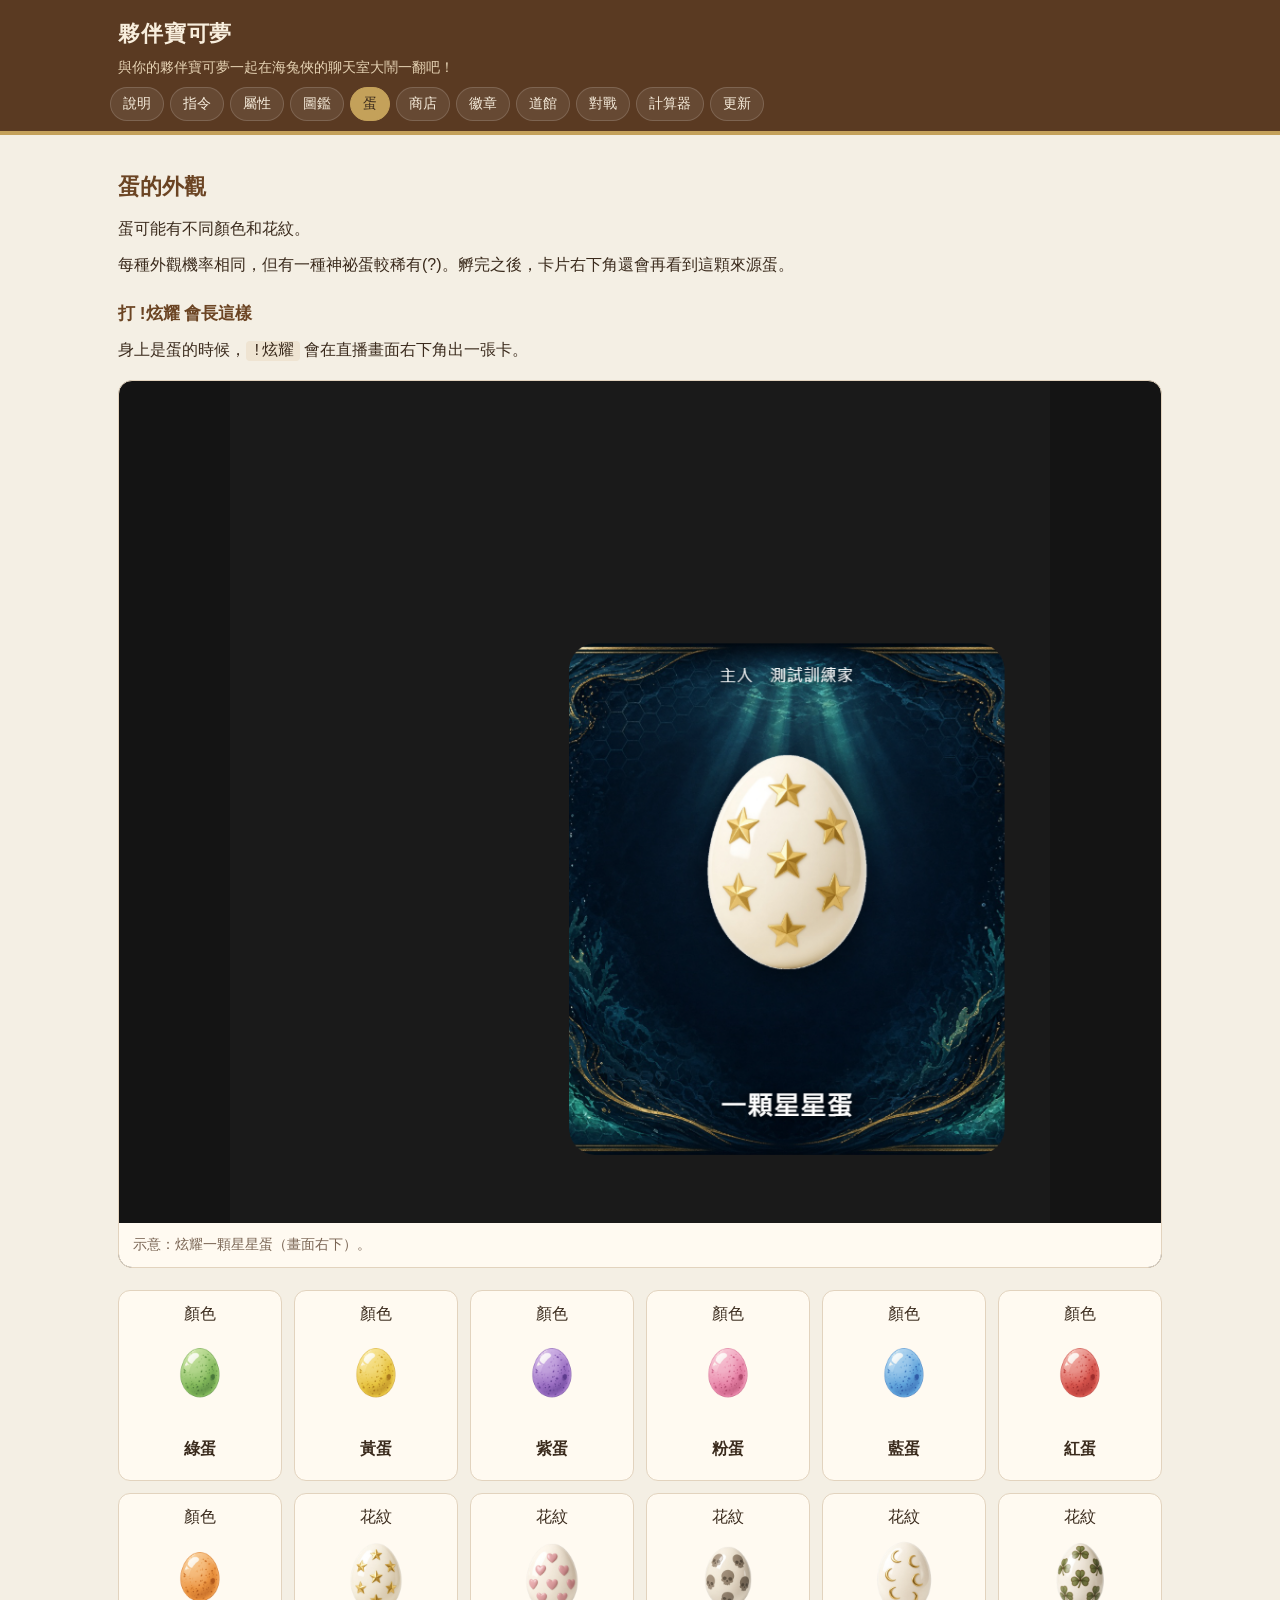
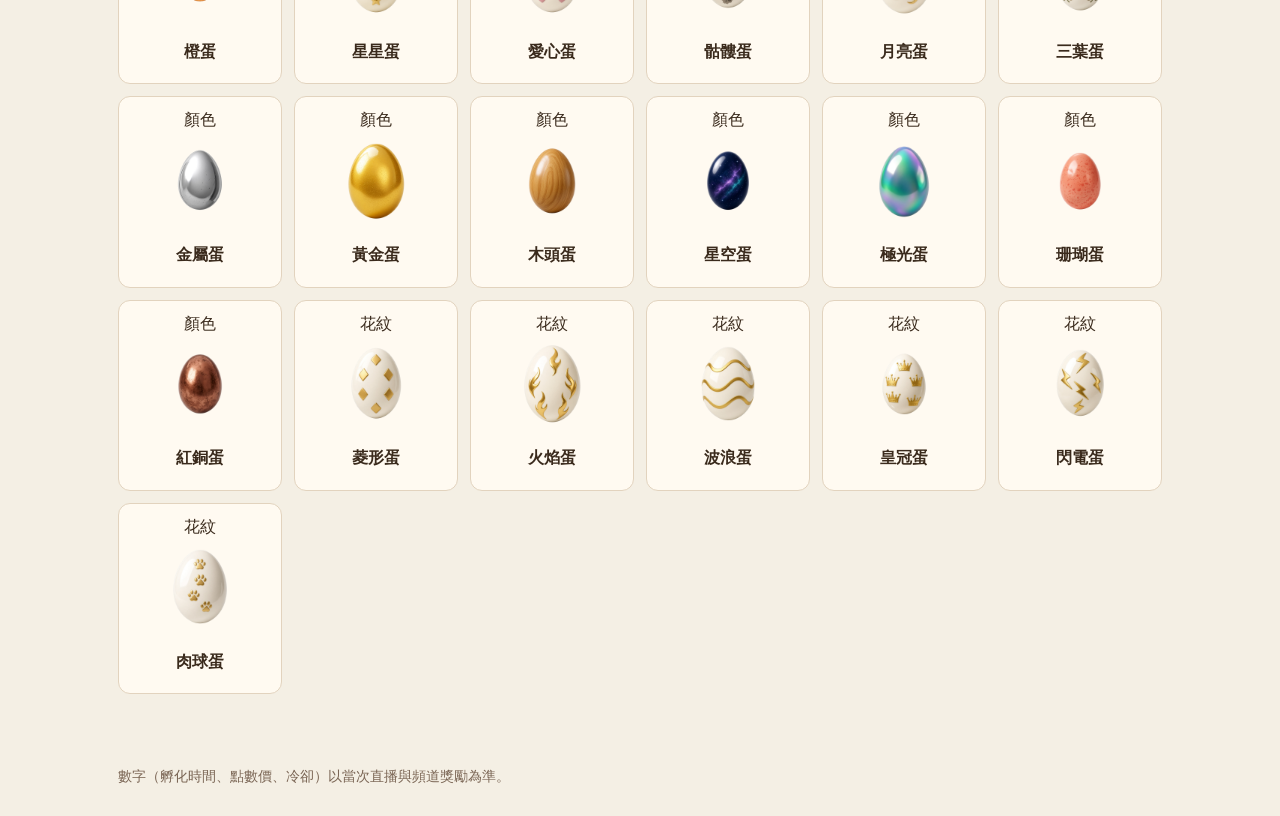
<file: eggs.html>
<!DOCTYPE html>
<html lang="zh-Hant">
<head>
<meta charset="utf-8">
<meta name="viewport" content="width=device-width, initial-scale=1">
<title>蛋｜夥伴寶可夢</title>
<link rel="stylesheet" href="style.css">
<link rel="icon" href="favicon.png">
</head>
<body>
<header class="site-header">
  <div class="brand">
    <h1>夥伴寶可夢</h1>
    <p>與你的夥伴寶可夢一起在海兔俠的聊天室大鬧一翻吧！</p>
  </div>
  <nav class="nav"><a href="index.html">說明</a><a href="commands.html">指令</a><a href="types.html">屬性</a><a href="dex.html">圖鑑</a><a href="eggs.html" class="here">蛋</a><a href="shop.html">商店</a><a href="badges.html">徽章</a><a href="gyms.html">道館</a><a href="battle.html">對戰</a><a href="calc.html">計算器</a><a href="changelog.html">更新</a></nav>
</header>
<main class="wrap">

<h2>蛋的外觀</h2>
<p>蛋可能有不同顏色和花紋。</p>
<p>每種外觀機率相同，但有一種神祕蛋較稀有(?)。孵完之後，卡片右下角還會再看到這顆來源蛋。</p>
<h3>打 !炫耀 會長這樣</h3>
<p>身上是蛋的時候，<span class="cmd">!炫耀</span> 會在直播畫面右下角出一張卡。</p>
<figure class="demo"><img src="images/guide/showcase-egg.png" alt="示意：炫耀一顆星星蛋（畫面右下）。"><figcaption>示意：炫耀一顆星星蛋（畫面右下）。</figcaption></figure>
<div class="card-grid">
<article class="egg"><div class="num">顏色</div><img src="images/egg_green.png" alt="綠"><div class="name">綠蛋</div></article>
<article class="egg"><div class="num">顏色</div><img src="images/egg_yellow.png" alt="黃"><div class="name">黃蛋</div></article>
<article class="egg"><div class="num">顏色</div><img src="images/egg_purple.png" alt="紫"><div class="name">紫蛋</div></article>
<article class="egg"><div class="num">顏色</div><img src="images/egg_pink.png" alt="粉"><div class="name">粉蛋</div></article>
<article class="egg"><div class="num">顏色</div><img src="images/egg_blue.png" alt="藍"><div class="name">藍蛋</div></article>
<article class="egg"><div class="num">顏色</div><img src="images/egg_red.png" alt="紅"><div class="name">紅蛋</div></article>
<article class="egg"><div class="num">顏色</div><img src="images/egg_orange.png" alt="橙"><div class="name">橙蛋</div></article>
<article class="egg"><div class="num">花紋</div><img src="images/egg_star.png" alt="星星"><div class="name">星星蛋</div></article>
<article class="egg"><div class="num">花紋</div><img src="images/egg_heart.png" alt="愛心"><div class="name">愛心蛋</div></article>
<article class="egg"><div class="num">花紋</div><img src="images/egg_skull.png" alt="骷髏"><div class="name">骷髏蛋</div></article>
<article class="egg"><div class="num">花紋</div><img src="images/egg_moon.png" alt="月亮"><div class="name">月亮蛋</div></article>
<article class="egg"><div class="num">花紋</div><img src="images/egg_clover.png" alt="三葉"><div class="name">三葉蛋</div></article>
<article class="egg"><div class="num">顏色</div><img src="images/egg_metal.png" alt="金屬"><div class="name">金屬蛋</div></article>
<article class="egg"><div class="num">顏色</div><img src="images/egg_gold.png" alt="黃金"><div class="name">黃金蛋</div></article>
<article class="egg"><div class="num">顏色</div><img src="images/egg_wood.png" alt="木頭"><div class="name">木頭蛋</div></article>
<article class="egg"><div class="num">顏色</div><img src="images/egg_starry.png" alt="星空"><div class="name">星空蛋</div></article>
<article class="egg"><div class="num">顏色</div><img src="images/egg_aurora.png" alt="極光"><div class="name">極光蛋</div></article>
<article class="egg"><div class="num">顏色</div><img src="images/egg_coral.png" alt="珊瑚"><div class="name">珊瑚蛋</div></article>
<article class="egg"><div class="num">顏色</div><img src="images/egg_copper.png" alt="紅銅"><div class="name">紅銅蛋</div></article>
<article class="egg"><div class="num">花紋</div><img src="images/egg_diamond.png" alt="菱形"><div class="name">菱形蛋</div></article>
<article class="egg"><div class="num">花紋</div><img src="images/egg_flame.png" alt="火焰"><div class="name">火焰蛋</div></article>
<article class="egg"><div class="num">花紋</div><img src="images/egg_wave.png" alt="波浪"><div class="name">波浪蛋</div></article>
<article class="egg"><div class="num">花紋</div><img src="images/egg_crown.png" alt="皇冠"><div class="name">皇冠蛋</div></article>
<article class="egg"><div class="num">花紋</div><img src="images/egg_bolt.png" alt="閃電"><div class="name">閃電蛋</div></article>
<article class="egg"><div class="num">花紋</div><img src="images/egg_paw.png" alt="肉球"><div class="name">肉球蛋</div></article>
</div>

</main>
<footer class="footer">數字（孵化時間、點數價、冷卻）以當次直播與頻道獎勵為準。</footer>
<script src="site.js"></script>
</body>
</html>
</file>
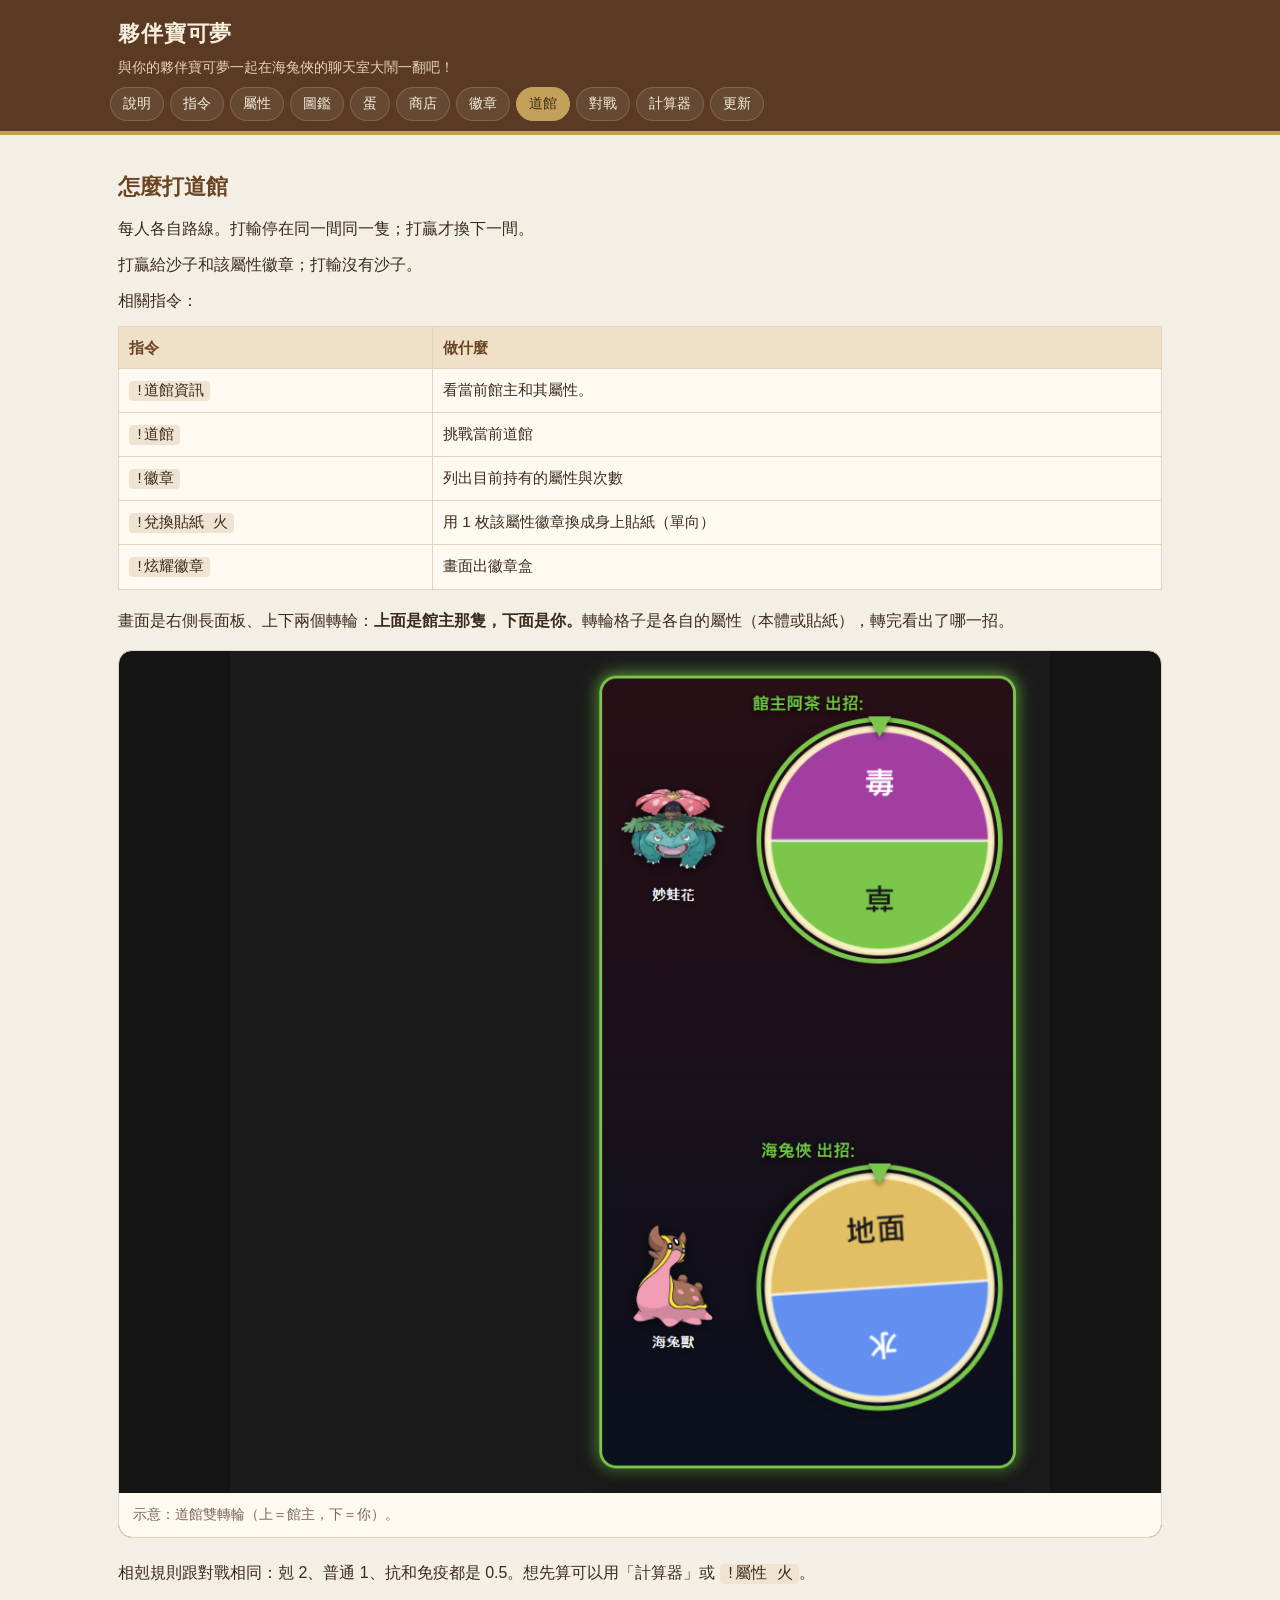
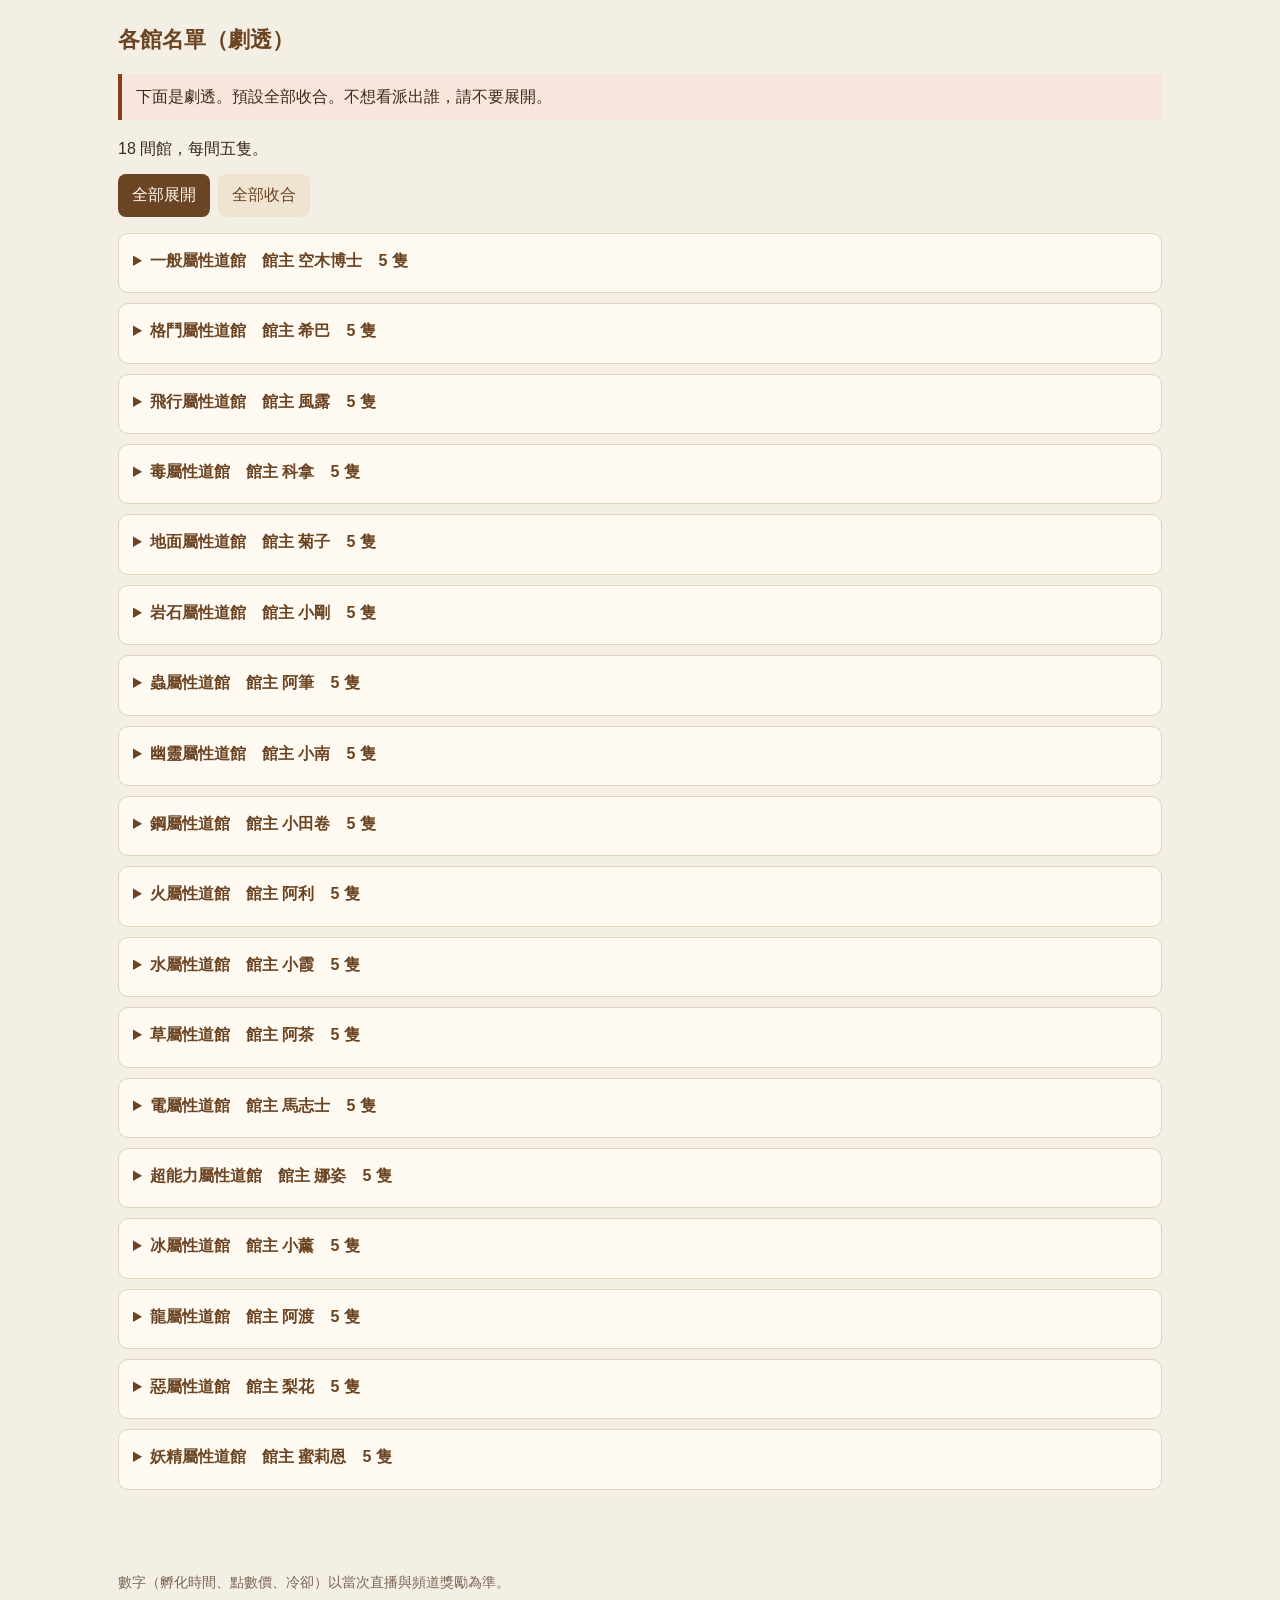
<file: gyms.html>
<!DOCTYPE html>
<html lang="zh-Hant">
<head>
<meta charset="utf-8">
<meta name="viewport" content="width=device-width, initial-scale=1">
<title>道館｜夥伴寶可夢</title>
<link rel="stylesheet" href="style.css">
<link rel="icon" href="favicon.png">
</head>
<body>
<header class="site-header">
  <div class="brand">
    <h1>夥伴寶可夢</h1>
    <p>與你的夥伴寶可夢一起在海兔俠的聊天室大鬧一翻吧！</p>
  </div>
  <nav class="nav"><a href="index.html">說明</a><a href="commands.html">指令</a><a href="types.html">屬性</a><a href="dex.html">圖鑑</a><a href="eggs.html">蛋</a><a href="shop.html">商店</a><a href="badges.html">徽章</a><a href="gyms.html" class="here">道館</a><a href="battle.html">對戰</a><a href="calc.html">計算器</a><a href="changelog.html">更新</a></nav>
</header>
<main class="wrap">

<h2>怎麼打道館</h2>
<p>每人各自路線。打輸停在同一間同一隻；打贏才換下一間。</p>
<p>打贏給沙子和該屬性徽章；打輸沒有沙子。</p>
<p>相關指令：</p>
<table>
<tr><th>指令</th><th>做什麼</th></tr>
<tr><td><span class="cmd">!道館資訊</span></td><td>看當前館主和其屬性。</td></tr>
<tr><td><span class="cmd">!道館</span></td><td>挑戰當前道館</td></tr>
<tr><td><span class="cmd">!徽章</span></td><td>列出目前持有的屬性與次數</td></tr>
<tr><td><span class="cmd">!兌換貼紙 火</span></td><td>用 1 枚該屬性徽章換成身上貼紙（單向）</td></tr>
<tr><td><span class="cmd">!炫耀徽章</span></td><td>畫面出徽章盒</td></tr>
</table>
<p>畫面是右側長面板、上下兩個轉輪：<strong>上面是館主那隻，下面是你。</strong>轉輪格子是各自的屬性（本體或貼紙），轉完看出了哪一招。</p>
<figure class="demo"><img src="images/guide/showcase-gym.png" alt="示意：道館雙轉輪（上＝館主，下＝你）。"><figcaption>示意：道館雙轉輪（上＝館主，下＝你）。</figcaption></figure>
<p>相剋規則跟對戰相同：剋 2、普通 1、抗和免疫都是 0.5。想先算可以用「計算器」或 <span class="cmd">!屬性 火</span>。</p>

<h2>各館名單（劇透）</h2>
<div class="note warn">下面是劇透。預設全部收合。不想看派出誰，請不要展開。</div>
<p>18 間館，每間五隻。</p>
<div class="toolbar">
<button type="button" id="gymOpen">全部展開</button>
<button type="button" class="ghost" id="gymClose">全部收合</button>
</div>
<details class="spoiler"><summary>一般屬性道館　館主 空木博士　5 隻</summary><div class="gym-row"><article class="mon" data-name="小拉達" data-types="一般" data-num=""><img src="images/rattata.png" alt="小拉達"><div class="name">小拉達</div><div class="types"><span class="type" style="background:#A8A77A"><img src="images/types/Type_Normal.png" alt="">一般</span></div></article>
<article class="mon" data-name="大比鳥" data-types="一般,飛行" data-num=""><img src="images/pidgeot.png" alt="大比鳥"><div class="name">大比鳥</div><div class="types"><span class="type" style="background:#A8A77A"><img src="images/types/Type_Normal.png" alt="">一般</span><span class="type" style="background:#A98FF3"><img src="images/types/Type_Flying.png" alt="">飛行</span></div></article>
<article class="mon" data-name="胖可丁" data-types="一般,妖精" data-num=""><img src="images/wigglytuff.png" alt="胖可丁"><div class="name">胖可丁</div><div class="types"><span class="type" style="background:#A8A77A"><img src="images/types/Type_Normal.png" alt="">一般</span><span class="type" style="background:#D685AD"><img src="images/types/Type_Fairy.png" alt="">妖精</span></div></article>
<article class="mon" data-name="智揮猩" data-types="一般,超能力" data-num=""><img src="images/oranguru.png" alt="智揮猩"><div class="name">智揮猩</div><div class="types"><span class="type" style="background:#A8A77A"><img src="images/types/Type_Normal.png" alt="">一般</span><span class="type" style="background:#F95587"><img src="images/types/Type_Psychic.png" alt="">超能力</span></div></article>
<article class="mon" data-name="大尾狸" data-types="一般,水" data-num=""><img src="images/bibarel.png" alt="大尾狸"><div class="name">大尾狸</div><div class="types"><span class="type" style="background:#A8A77A"><img src="images/types/Type_Normal.png" alt="">一般</span><span class="type" style="background:#6390F0"><img src="images/types/Type_Water.png" alt="">水</span></div></article></div></details>
<details class="spoiler"><summary>格鬥屬性道館　館主 希巴　5 隻</summary><div class="gym-row"><article class="mon" data-name="猴怪" data-types="格鬥" data-num=""><img src="images/mankey.png" alt="猴怪"><div class="name">猴怪</div><div class="types"><span class="type" style="background:#C22E28"><img src="images/types/Type_Fighting.png" alt="">格鬥</span></div></article>
<article class="mon" data-name="摔角鷹人" data-types="格鬥,飛行" data-num=""><img src="images/hawlucha.png" alt="摔角鷹人"><div class="name">摔角鷹人</div><div class="types"><span class="type" style="background:#C22E28"><img src="images/types/Type_Fighting.png" alt="">格鬥</span><span class="type" style="background:#A98FF3"><img src="images/types/Type_Flying.png" alt="">飛行</span></div></article>
<article class="mon" data-name="流氓熊貓" data-types="格鬥,惡" data-num=""><img src="images/pangoro.png" alt="流氓熊貓"><div class="name">流氓熊貓</div><div class="types"><span class="type" style="background:#C22E28"><img src="images/types/Type_Fighting.png" alt="">格鬥</span><span class="type" style="background:#705746"><img src="images/types/Type_Dark.png" alt="">惡</span></div></article>
<article class="mon" data-name="路卡利歐" data-types="格鬥,鋼" data-num=""><img src="images/lucario.png" alt="路卡利歐"><div class="name">路卡利歐</div><div class="types"><span class="type" style="background:#C22E28"><img src="images/types/Type_Fighting.png" alt="">格鬥</span><span class="type" style="background:#B7B7CE"><img src="images/types/Type_Steel.png" alt="">鋼</span></div></article>
<article class="mon" data-name="棄世猴" data-types="格鬥,幽靈" data-num=""><img src="images/annihilape.png" alt="棄世猴"><div class="name">棄世猴</div><div class="types"><span class="type" style="background:#C22E28"><img src="images/types/Type_Fighting.png" alt="">格鬥</span><span class="type" style="background:#735797"><img src="images/types/Type_Ghost.png" alt="">幽靈</span></div></article></div></details>
<details class="spoiler"><summary>飛行屬性道館　館主 風露　5 隻</summary><div class="gym-row"><article class="mon" data-name="稚山雀" data-types="飛行" data-num=""><img src="images/rookidee.png" alt="稚山雀"><div class="name">稚山雀</div><div class="types"><span class="type" style="background:#A98FF3"><img src="images/types/Type_Flying.png" alt="">飛行</span></div></article>
<article class="mon" data-name="鋼鎧鴉" data-types="飛行,鋼" data-num=""><img src="images/corviknight.png" alt="鋼鎧鴉"><div class="name">鋼鎧鴉</div><div class="types"><span class="type" style="background:#A98FF3"><img src="images/types/Type_Flying.png" alt="">飛行</span><span class="type" style="background:#B7B7CE"><img src="images/types/Type_Steel.png" alt="">鋼</span></div></article>
<article class="mon" data-name="音波龍" data-types="飛行,龍" data-num=""><img src="images/noivern.png" alt="音波龍"><div class="name">音波龍</div><div class="types"><span class="type" style="background:#A98FF3"><img src="images/types/Type_Flying.png" alt="">飛行</span><span class="type" style="background:#6F35FC"><img src="images/types/Type_Dragon.png" alt="">龍</span></div></article>
<article class="mon" data-name="下石鳥" data-types="飛行,惡" data-num=""><img src="images/bombirdier.png" alt="下石鳥"><div class="name">下石鳥</div><div class="types"><span class="type" style="background:#A98FF3"><img src="images/types/Type_Flying.png" alt="">飛行</span><span class="type" style="background:#705746"><img src="images/types/Type_Dark.png" alt="">惡</span></div></article>
<article class="mon" data-name="纏紅鶴" data-types="飛行,格鬥" data-num=""><img src="images/flamigo.png" alt="纏紅鶴"><div class="name">纏紅鶴</div><div class="types"><span class="type" style="background:#A98FF3"><img src="images/types/Type_Flying.png" alt="">飛行</span><span class="type" style="background:#C22E28"><img src="images/types/Type_Fighting.png" alt="">格鬥</span></div></article></div></details>
<details class="spoiler"><summary>毒屬性道館　館主 科拿　5 隻</summary><div class="gym-row"><article class="mon" data-name="阿柏蛇" data-types="毒" data-num=""><img src="images/ekans.png" alt="阿柏蛇"><div class="name">阿柏蛇</div><div class="types"><span class="type" style="background:#A33EA1"><img src="images/types/Type_Poison.png" alt="">毒</span></div></article>
<article class="mon" data-name="大嘴蝠" data-types="毒,飛行" data-num=""><img src="images/golbat.png" alt="大嘴蝠"><div class="name">大嘴蝠</div><div class="types"><span class="type" style="background:#A33EA1"><img src="images/types/Type_Poison.png" alt="">毒</span><span class="type" style="background:#A98FF3"><img src="images/types/Type_Flying.png" alt="">飛行</span></div></article>
<article class="mon" data-name="尼多王" data-types="毒,地面" data-num=""><img src="images/nidoking.png" alt="尼多王"><div class="name">尼多王</div><div class="types"><span class="type" style="background:#A33EA1"><img src="images/types/Type_Poison.png" alt="">毒</span><span class="type" style="background:#E2BF65"><img src="images/types/Type_Ground.png" alt="">地面</span></div></article>
<article class="mon" data-name="超壞星" data-types="毒,水" data-num=""><img src="images/toxapex.png" alt="超壞星"><div class="name">超壞星</div><div class="types"><span class="type" style="background:#A33EA1"><img src="images/types/Type_Poison.png" alt="">毒</span><span class="type" style="background:#6390F0"><img src="images/types/Type_Water.png" alt="">水</span></div></article>
<article class="mon" data-name="焰后蜥" data-types="毒,火" data-num=""><img src="images/salazzle.png" alt="焰后蜥"><div class="name">焰后蜥</div><div class="types"><span class="type" style="background:#A33EA1"><img src="images/types/Type_Poison.png" alt="">毒</span><span class="type" style="background:#EE8130"><img src="images/types/Type_Fire.png" alt="">火</span></div></article></div></details>
<details class="spoiler"><summary>地面屬性道館　館主 菊子　5 隻</summary><div class="gym-row"><article class="mon" data-name="小小象" data-types="地面" data-num=""><img src="images/phanpy.png" alt="小小象"><div class="name">小小象</div><div class="types"><span class="type" style="background:#E2BF65"><img src="images/types/Type_Ground.png" alt="">地面</span></div></article>
<article class="mon" data-name="沙漠蜻蜓" data-types="地面,龍" data-num=""><img src="images/flygon.png" alt="沙漠蜻蜓"><div class="name">沙漠蜻蜓</div><div class="types"><span class="type" style="background:#E2BF65"><img src="images/types/Type_Ground.png" alt="">地面</span><span class="type" style="background:#6F35FC"><img src="images/types/Type_Dragon.png" alt="">龍</span></div></article>
<article class="mon" data-name="天蠍王" data-types="地面,飛行" data-num=""><img src="images/gliscor.png" alt="天蠍王"><div class="name">天蠍王</div><div class="types"><span class="type" style="background:#E2BF65"><img src="images/types/Type_Ground.png" alt="">地面</span><span class="type" style="background:#A98FF3"><img src="images/types/Type_Flying.png" alt="">飛行</span></div></article>
<article class="mon" data-name="超甲狂犀" data-types="地面,岩石" data-num=""><img src="images/rhyperior.png" alt="超甲狂犀"><div class="name">超甲狂犀</div><div class="types"><span class="type" style="background:#E2BF65"><img src="images/types/Type_Ground.png" alt="">地面</span><span class="type" style="background:#B6A136"><img src="images/types/Type_Rock.png" alt="">岩石</span></div></article>
<article class="mon" data-name="念力土偶" data-types="地面,超能力" data-num=""><img src="images/claydol.png" alt="念力土偶"><div class="name">念力土偶</div><div class="types"><span class="type" style="background:#E2BF65"><img src="images/types/Type_Ground.png" alt="">地面</span><span class="type" style="background:#F95587"><img src="images/types/Type_Psychic.png" alt="">超能力</span></div></article></div></details>
<details class="spoiler"><summary>岩石屬性道館　館主 小剛　5 隻</summary><div class="gym-row"><article class="mon" data-name="樹才怪" data-types="岩石" data-num=""><img src="images/sudowoodo.png" alt="樹才怪"><div class="name">樹才怪</div><div class="types"><span class="type" style="background:#B6A136"><img src="images/types/Type_Rock.png" alt="">岩石</span></div></article>
<article class="mon" data-name="小拳石" data-types="岩石,地面" data-num=""><img src="images/geodude.png" alt="小拳石"><div class="name">小拳石</div><div class="types"><span class="type" style="background:#B6A136"><img src="images/types/Type_Rock.png" alt="">岩石</span><span class="type" style="background:#E2BF65"><img src="images/types/Type_Ground.png" alt="">地面</span></div></article>
<article class="mon" data-name="班基拉斯" data-types="岩石,惡" data-num=""><img src="images/tyranitar.png" alt="班基拉斯"><div class="name">班基拉斯</div><div class="types"><span class="type" style="background:#B6A136"><img src="images/types/Type_Rock.png" alt="">岩石</span><span class="type" style="background:#705746"><img src="images/types/Type_Dark.png" alt="">惡</span></div></article>
<article class="mon" data-name="化石翼龍" data-types="岩石,飛行" data-num=""><img src="images/aerodactyl.png" alt="化石翼龍"><div class="name">化石翼龍</div><div class="types"><span class="type" style="background:#B6A136"><img src="images/types/Type_Rock.png" alt="">岩石</span><span class="type" style="background:#A98FF3"><img src="images/types/Type_Flying.png" alt="">飛行</span></div></article>
<article class="mon" data-name="巨炭山" data-types="岩石,火" data-num=""><img src="images/coalossal.png" alt="巨炭山"><div class="name">巨炭山</div><div class="types"><span class="type" style="background:#B6A136"><img src="images/types/Type_Rock.png" alt="">岩石</span><span class="type" style="background:#EE8130"><img src="images/types/Type_Fire.png" alt="">火</span></div></article></div></details>
<details class="spoiler"><summary>蟲屬性道館　館主 阿筆　5 隻</summary><div class="gym-row"><article class="mon" data-name="綠毛蟲" data-types="蟲" data-num=""><img src="images/caterpie.png" alt="綠毛蟲"><div class="name">綠毛蟲</div><div class="types"><span class="type" style="background:#A6B91A"><img src="images/types/Type_Bug.png" alt="">蟲</span></div></article>
<article class="mon" data-name="巴大蝶" data-types="蟲,飛行" data-num=""><img src="images/butterfree.png" alt="巴大蝶"><div class="name">巴大蝶</div><div class="types"><span class="type" style="background:#A6B91A"><img src="images/types/Type_Bug.png" alt="">蟲</span><span class="type" style="background:#A98FF3"><img src="images/types/Type_Flying.png" alt="">飛行</span></div></article>
<article class="mon" data-name="巨鉗螳螂" data-types="蟲,鋼" data-num=""><img src="images/scizor.png" alt="巨鉗螳螂"><div class="name">巨鉗螳螂</div><div class="types"><span class="type" style="background:#A6B91A"><img src="images/types/Type_Bug.png" alt="">蟲</span><span class="type" style="background:#B7B7CE"><img src="images/types/Type_Steel.png" alt="">鋼</span></div></article>
<article class="mon" data-name="赫拉克羅斯" data-types="蟲,格鬥" data-num=""><img src="images/heracross.png" alt="赫拉克羅斯"><div class="name">赫拉克羅斯</div><div class="types"><span class="type" style="background:#A6B91A"><img src="images/types/Type_Bug.png" alt="">蟲</span><span class="type" style="background:#C22E28"><img src="images/types/Type_Fighting.png" alt="">格鬥</span></div></article>
<article class="mon" data-name="火神蛾" data-types="蟲,火" data-num=""><img src="images/volcarona.png" alt="火神蛾"><div class="name">火神蛾</div><div class="types"><span class="type" style="background:#A6B91A"><img src="images/types/Type_Bug.png" alt="">蟲</span><span class="type" style="background:#EE8130"><img src="images/types/Type_Fire.png" alt="">火</span></div></article></div></details>
<details class="spoiler"><summary>幽靈屬性道館　館主 小南　5 隻</summary><div class="gym-row"><article class="mon" data-name="夜巡靈" data-types="幽靈" data-num=""><img src="images/duskull.png" alt="夜巡靈"><div class="name">夜巡靈</div><div class="types"><span class="type" style="background:#735797"><img src="images/types/Type_Ghost.png" alt="">幽靈</span></div></article>
<article class="mon" data-name="鬼斯" data-types="幽靈,毒" data-num=""><img src="images/gastly.png" alt="鬼斯"><div class="name">鬼斯</div><div class="types"><span class="type" style="background:#735797"><img src="images/types/Type_Ghost.png" alt="">幽靈</span><span class="type" style="background:#A33EA1"><img src="images/types/Type_Poison.png" alt="">毒</span></div></article>
<article class="mon" data-name="隨風球" data-types="幽靈,飛行" data-num=""><img src="images/drifblim.png" alt="隨風球"><div class="name">隨風球</div><div class="types"><span class="type" style="background:#735797"><img src="images/types/Type_Ghost.png" alt="">幽靈</span><span class="type" style="background:#A98FF3"><img src="images/types/Type_Flying.png" alt="">飛行</span></div></article>
<article class="mon" data-name="水晶燈火靈" data-types="幽靈,火" data-num=""><img src="images/chandelure.png" alt="水晶燈火靈"><div class="name">水晶燈火靈</div><div class="types"><span class="type" style="background:#735797"><img src="images/types/Type_Ghost.png" alt="">幽靈</span><span class="type" style="background:#EE8130"><img src="images/types/Type_Fire.png" alt="">火</span></div></article>
<article class="mon" data-name="噬沙堡爺" data-types="幽靈,地面" data-num=""><img src="images/palossand.png" alt="噬沙堡爺"><div class="name">噬沙堡爺</div><div class="types"><span class="type" style="background:#735797"><img src="images/types/Type_Ghost.png" alt="">幽靈</span><span class="type" style="background:#E2BF65"><img src="images/types/Type_Ground.png" alt="">地面</span></div></article></div></details>
<details class="spoiler"><summary>鋼屬性道館　館主 小田卷　5 隻</summary><div class="gym-row"><article class="mon" data-name="齒輪兒" data-types="鋼" data-num=""><img src="images/klink.png" alt="齒輪兒"><div class="name">齒輪兒</div><div class="types"><span class="type" style="background:#B7B7CE"><img src="images/types/Type_Steel.png" alt="">鋼</span></div></article>
<article class="mon" data-name="盔甲鳥" data-types="鋼,飛行" data-num=""><img src="images/skarmory.png" alt="盔甲鳥"><div class="name">盔甲鳥</div><div class="types"><span class="type" style="background:#B7B7CE"><img src="images/types/Type_Steel.png" alt="">鋼</span><span class="type" style="background:#A98FF3"><img src="images/types/Type_Flying.png" alt="">飛行</span></div></article>
<article class="mon" data-name="巨金怪" data-types="鋼,超能力" data-num=""><img src="images/metagross.png" alt="巨金怪"><div class="name">巨金怪</div><div class="types"><span class="type" style="background:#B7B7CE"><img src="images/types/Type_Steel.png" alt="">鋼</span><span class="type" style="background:#F95587"><img src="images/types/Type_Psychic.png" alt="">超能力</span></div></article>
<article class="mon" data-name="大鋼蛇" data-types="鋼,地面" data-num=""><img src="images/steelix.png" alt="大鋼蛇"><div class="name">大鋼蛇</div><div class="types"><span class="type" style="background:#B7B7CE"><img src="images/types/Type_Steel.png" alt="">鋼</span><span class="type" style="background:#E2BF65"><img src="images/types/Type_Ground.png" alt="">地面</span></div></article>
<article class="mon" data-name="鑰圈兒" data-types="鋼,妖精" data-num=""><img src="images/klefki.png" alt="鑰圈兒"><div class="name">鑰圈兒</div><div class="types"><span class="type" style="background:#B7B7CE"><img src="images/types/Type_Steel.png" alt="">鋼</span><span class="type" style="background:#D685AD"><img src="images/types/Type_Fairy.png" alt="">妖精</span></div></article></div></details>
<details class="spoiler"><summary>火屬性道館　館主 阿利　5 隻</summary><div class="gym-row"><article class="mon" data-name="卡蒂狗" data-types="火" data-num=""><img src="images/growlithe.png" alt="卡蒂狗"><div class="name">卡蒂狗</div><div class="types"><span class="type" style="background:#EE8130"><img src="images/types/Type_Fire.png" alt="">火</span></div></article>
<article class="mon" data-name="噴火龍" data-types="火,飛行" data-num=""><img src="images/charizard.png" alt="噴火龍"><div class="name">噴火龍</div><div class="types"><span class="type" style="background:#EE8130"><img src="images/types/Type_Fire.png" alt="">火</span><span class="type" style="background:#A98FF3"><img src="images/types/Type_Flying.png" alt="">飛行</span></div></article>
<article class="mon" data-name="火焰雞" data-types="火,格鬥" data-num=""><img src="images/blaziken.png" alt="火焰雞"><div class="name">火焰雞</div><div class="types"><span class="type" style="background:#EE8130"><img src="images/types/Type_Fire.png" alt="">火</span><span class="type" style="background:#C22E28"><img src="images/types/Type_Fighting.png" alt="">格鬥</span></div></article>
<article class="mon" data-name="熔岩蝸牛" data-types="火,岩石" data-num=""><img src="images/magcargo.png" alt="熔岩蝸牛"><div class="name">熔岩蝸牛</div><div class="types"><span class="type" style="background:#EE8130"><img src="images/types/Type_Fire.png" alt="">火</span><span class="type" style="background:#B6A136"><img src="images/types/Type_Rock.png" alt="">岩石</span></div></article>
<article class="mon" data-name="席多藍恩" data-types="火,鋼" data-num=""><img src="images/heatran.png" alt="席多藍恩"><div class="name">席多藍恩</div><div class="types"><span class="type" style="background:#EE8130"><img src="images/types/Type_Fire.png" alt="">火</span><span class="type" style="background:#B7B7CE"><img src="images/types/Type_Steel.png" alt="">鋼</span></div></article></div></details>
<details class="spoiler"><summary>水屬性道館　館主 小霞　5 隻</summary><div class="gym-row"><article class="mon" data-name="鯉魚王" data-types="水" data-num=""><img src="images/magikarp.png" alt="鯉魚王"><div class="name">鯉魚王</div><div class="types"><span class="type" style="background:#6390F0"><img src="images/types/Type_Water.png" alt="">水</span></div></article>
<article class="mon" data-name="暴鯉龍" data-types="水,飛行" data-num=""><img src="images/gyarados.png" alt="暴鯉龍"><div class="name">暴鯉龍</div><div class="types"><span class="type" style="background:#6390F0"><img src="images/types/Type_Water.png" alt="">水</span><span class="type" style="background:#A98FF3"><img src="images/types/Type_Flying.png" alt="">飛行</span></div></article>
<article class="mon" data-name="西獅海壬" data-types="水,妖精" data-num=""><img src="images/primarina.png" alt="西獅海壬"><div class="name">西獅海壬</div><div class="types"><span class="type" style="background:#6390F0"><img src="images/types/Type_Water.png" alt="">水</span><span class="type" style="background:#D685AD"><img src="images/types/Type_Fairy.png" alt="">妖精</span></div></article>
<article class="mon" data-name="蚊香泳士" data-types="水,格鬥" data-num=""><img src="images/poliwrath.png" alt="蚊香泳士"><div class="name">蚊香泳士</div><div class="types"><span class="type" style="background:#6390F0"><img src="images/types/Type_Water.png" alt="">水</span><span class="type" style="background:#C22E28"><img src="images/types/Type_Fighting.png" alt="">格鬥</span></div></article>
<article class="mon" data-name="樂天河童" data-types="水,草" data-num=""><img src="images/ludicolo.png" alt="樂天河童"><div class="name">樂天河童</div><div class="types"><span class="type" style="background:#6390F0"><img src="images/types/Type_Water.png" alt="">水</span><span class="type" style="background:#7AC74C"><img src="images/types/Type_Grass.png" alt="">草</span></div></article></div></details>
<details class="spoiler"><summary>草屬性道館　館主 阿茶　5 隻</summary><div class="gym-row"><article class="mon" data-name="菊草葉" data-types="草" data-num=""><img src="images/chikorita.png" alt="菊草葉"><div class="name">菊草葉</div><div class="types"><span class="type" style="background:#7AC74C"><img src="images/types/Type_Grass.png" alt="">草</span></div></article>
<article class="mon" data-name="妙蛙花" data-types="草,毒" data-num=""><img src="images/venusaur.png" alt="妙蛙花"><div class="name">妙蛙花</div><div class="types"><span class="type" style="background:#7AC74C"><img src="images/types/Type_Grass.png" alt="">草</span><span class="type" style="background:#A33EA1"><img src="images/types/Type_Poison.png" alt="">毒</span></div></article>
<article class="mon" data-name="熱帶龍" data-types="草,飛行" data-num=""><img src="images/tropius.png" alt="熱帶龍"><div class="name">熱帶龍</div><div class="types"><span class="type" style="background:#7AC74C"><img src="images/types/Type_Grass.png" alt="">草</span><span class="type" style="background:#A98FF3"><img src="images/types/Type_Flying.png" alt="">飛行</span></div></article>
<article class="mon" data-name="堅果啞鈴" data-types="草,鋼" data-num=""><img src="images/ferrothorn.png" alt="堅果啞鈴"><div class="name">堅果啞鈴</div><div class="types"><span class="type" style="background:#7AC74C"><img src="images/types/Type_Grass.png" alt="">草</span><span class="type" style="background:#B7B7CE"><img src="images/types/Type_Steel.png" alt="">鋼</span></div></article>
<article class="mon" data-name="狙射樹梟" data-types="草,幽靈" data-num=""><img src="images/decidueye.png" alt="狙射樹梟"><div class="name">狙射樹梟</div><div class="types"><span class="type" style="background:#7AC74C"><img src="images/types/Type_Grass.png" alt="">草</span><span class="type" style="background:#735797"><img src="images/types/Type_Ghost.png" alt="">幽靈</span></div></article></div></details>
<details class="spoiler"><summary>電屬性道館　館主 馬志士　5 隻</summary><div class="gym-row"><article class="mon" data-name="皮卡丘" data-types="電" data-num=""><img src="images/pikachu.png" alt="皮卡丘"><div class="name">皮卡丘</div><div class="types"><span class="type" style="background:#F7D02C"><img src="images/types/Type_Electric.png" alt="">電</span></div></article>
<article class="mon" data-name="三合一磁怪" data-types="電,鋼" data-num=""><img src="images/magneton.png" alt="三合一磁怪"><div class="name">三合一磁怪</div><div class="types"><span class="type" style="background:#F7D02C"><img src="images/types/Type_Electric.png" alt="">電</span><span class="type" style="background:#B7B7CE"><img src="images/types/Type_Steel.png" alt="">鋼</span></div></article>
<article class="mon" data-name="閃電鳥" data-types="電,飛行" data-num=""><img src="images/zapdos.png" alt="閃電鳥"><div class="name">閃電鳥</div><div class="types"><span class="type" style="background:#F7D02C"><img src="images/types/Type_Electric.png" alt="">電</span><span class="type" style="background:#A98FF3"><img src="images/types/Type_Flying.png" alt="">飛行</span></div></article>
<article class="mon" data-name="巴布土撥" data-types="電,格鬥" data-num=""><img src="images/pawmot.png" alt="巴布土撥"><div class="name">巴布土撥</div><div class="types"><span class="type" style="background:#F7D02C"><img src="images/types/Type_Electric.png" alt="">電</span><span class="type" style="background:#C22E28"><img src="images/types/Type_Fighting.png" alt="">格鬥</span></div></article>
<article class="mon" data-name="顫弦蠑螈" data-types="電,毒" data-num=""><img src="images/toxtricity.png" alt="顫弦蠑螈"><div class="name">顫弦蠑螈</div><div class="types"><span class="type" style="background:#F7D02C"><img src="images/types/Type_Electric.png" alt="">電</span><span class="type" style="background:#A33EA1"><img src="images/types/Type_Poison.png" alt="">毒</span></div></article></div></details>
<details class="spoiler"><summary>超能力屬性道館　館主 娜姿　5 隻</summary><div class="gym-row"><article class="mon" data-name="凱西" data-types="超能力" data-num=""><img src="images/abra.png" alt="凱西"><div class="name">凱西</div><div class="types"><span class="type" style="background:#F95587"><img src="images/types/Type_Psychic.png" alt="">超能力</span></div></article>
<article class="mon" data-name="沙奈朵" data-types="超能力,妖精" data-num=""><img src="images/gardevoir.png" alt="沙奈朵"><div class="name">沙奈朵</div><div class="types"><span class="type" style="background:#F95587"><img src="images/types/Type_Psychic.png" alt="">超能力</span><span class="type" style="background:#D685AD"><img src="images/types/Type_Fairy.png" alt="">妖精</span></div></article>
<article class="mon" data-name="艾路雷朵" data-types="超能力,格鬥" data-num=""><img src="images/gallade.png" alt="艾路雷朵"><div class="name">艾路雷朵</div><div class="types"><span class="type" style="background:#F95587"><img src="images/types/Type_Psychic.png" alt="">超能力</span><span class="type" style="background:#C22E28"><img src="images/types/Type_Fighting.png" alt="">格鬥</span></div></article>
<article class="mon" data-name="天然鳥" data-types="超能力,飛行" data-num=""><img src="images/xatu.png" alt="天然鳥"><div class="name">天然鳥</div><div class="types"><span class="type" style="background:#F95587"><img src="images/types/Type_Psychic.png" alt="">超能力</span><span class="type" style="background:#A98FF3"><img src="images/types/Type_Flying.png" alt="">飛行</span></div></article>
<article class="mon" data-name="露奈雅拉" data-types="超能力,幽靈" data-num=""><img src="images/lunala.png" alt="露奈雅拉"><div class="name">露奈雅拉</div><div class="types"><span class="type" style="background:#F95587"><img src="images/types/Type_Psychic.png" alt="">超能力</span><span class="type" style="background:#735797"><img src="images/types/Type_Ghost.png" alt="">幽靈</span></div></article></div></details>
<details class="spoiler"><summary>冰屬性道館　館主 小薰　5 隻</summary><div class="gym-row"><article class="mon" data-name="雪童子" data-types="冰" data-num=""><img src="images/snorunt.png" alt="雪童子"><div class="name">雪童子</div><div class="types"><span class="type" style="background:#96D9D6"><img src="images/types/Type_Ice.png" alt="">冰</span></div></article>
<article class="mon" data-name="急凍鳥" data-types="冰,飛行" data-num=""><img src="images/articuno.png" alt="急凍鳥"><div class="name">急凍鳥</div><div class="types"><span class="type" style="background:#96D9D6"><img src="images/types/Type_Ice.png" alt="">冰</span><span class="type" style="background:#A98FF3"><img src="images/types/Type_Flying.png" alt="">飛行</span></div></article>
<article class="mon" data-name="雪絨蛾" data-types="冰,蟲" data-num=""><img src="images/frosmoth.png" alt="雪絨蛾"><div class="name">雪絨蛾</div><div class="types"><span class="type" style="background:#96D9D6"><img src="images/types/Type_Ice.png" alt="">冰</span><span class="type" style="background:#A6B91A"><img src="images/types/Type_Bug.png" alt="">蟲</span></div></article>
<article class="mon" data-name="象牙豬" data-types="冰,地面" data-num=""><img src="images/mamoswine.png" alt="象牙豬"><div class="name">象牙豬</div><div class="types"><span class="type" style="background:#96D9D6"><img src="images/types/Type_Ice.png" alt="">冰</span><span class="type" style="background:#E2BF65"><img src="images/types/Type_Ground.png" alt="">地面</span></div></article>
<article class="mon" data-name="雪妖女" data-types="冰,幽靈" data-num=""><img src="images/froslass.png" alt="雪妖女"><div class="name">雪妖女</div><div class="types"><span class="type" style="background:#96D9D6"><img src="images/types/Type_Ice.png" alt="">冰</span><span class="type" style="background:#735797"><img src="images/types/Type_Ghost.png" alt="">幽靈</span></div></article></div></details>
<details class="spoiler"><summary>龍屬性道館　館主 阿渡　5 隻</summary><div class="gym-row"><article class="mon" data-name="迷你龍" data-types="龍" data-num=""><img src="images/dratini.png" alt="迷你龍"><div class="name">迷你龍</div><div class="types"><span class="type" style="background:#6F35FC"><img src="images/types/Type_Dragon.png" alt="">龍</span></div></article>
<article class="mon" data-name="快龍" data-types="龍,飛行" data-num=""><img src="images/dragonite.png" alt="快龍"><div class="name">快龍</div><div class="types"><span class="type" style="background:#6F35FC"><img src="images/types/Type_Dragon.png" alt="">龍</span><span class="type" style="background:#A98FF3"><img src="images/types/Type_Flying.png" alt="">飛行</span></div></article>
<article class="mon" data-name="烈咬陸鯊" data-types="龍,地面" data-num=""><img src="images/garchomp.png" alt="烈咬陸鯊"><div class="name">烈咬陸鯊</div><div class="types"><span class="type" style="background:#6F35FC"><img src="images/types/Type_Dragon.png" alt="">龍</span><span class="type" style="background:#E2BF65"><img src="images/types/Type_Ground.png" alt="">地面</span></div></article>
<article class="mon" data-name="杖尾鱗甲龍" data-types="龍,格鬥" data-num=""><img src="images/kommo-o.png" alt="杖尾鱗甲龍"><div class="name">杖尾鱗甲龍</div><div class="types"><span class="type" style="background:#6F35FC"><img src="images/types/Type_Dragon.png" alt="">龍</span><span class="type" style="background:#C22E28"><img src="images/types/Type_Fighting.png" alt="">格鬥</span></div></article>
<article class="mon" data-name="多龍巴魯托" data-types="龍,幽靈" data-num=""><img src="images/dragapult.png" alt="多龍巴魯托"><div class="name">多龍巴魯托</div><div class="types"><span class="type" style="background:#6F35FC"><img src="images/types/Type_Dragon.png" alt="">龍</span><span class="type" style="background:#735797"><img src="images/types/Type_Ghost.png" alt="">幽靈</span></div></article></div></details>
<details class="spoiler"><summary>惡屬性道館　館主 梨花　5 隻</summary><div class="gym-row"><article class="mon" data-name="土狼犬" data-types="惡" data-num=""><img src="images/poochyena.png" alt="土狼犬"><div class="name">土狼犬</div><div class="types"><span class="type" style="background:#705746"><img src="images/types/Type_Dark.png" alt="">惡</span></div></article>
<article class="mon" data-name="烏鴉頭頭" data-types="惡,飛行" data-num=""><img src="images/honchkrow.png" alt="烏鴉頭頭"><div class="name">烏鴉頭頭</div><div class="types"><span class="type" style="background:#705746"><img src="images/types/Type_Dark.png" alt="">惡</span><span class="type" style="background:#A98FF3"><img src="images/types/Type_Flying.png" alt="">飛行</span></div></article>
<article class="mon" data-name="三首惡龍" data-types="惡,龍" data-num=""><img src="images/hydreigon.png" alt="三首惡龍"><div class="name">三首惡龍</div><div class="types"><span class="type" style="background:#705746"><img src="images/types/Type_Dark.png" alt="">惡</span><span class="type" style="background:#6F35FC"><img src="images/types/Type_Dragon.png" alt="">龍</span></div></article>
<article class="mon" data-name="黑魯加" data-types="惡,火" data-num=""><img src="images/houndoom.png" alt="黑魯加"><div class="name">黑魯加</div><div class="types"><span class="type" style="background:#705746"><img src="images/types/Type_Dark.png" alt="">惡</span><span class="type" style="background:#EE8130"><img src="images/types/Type_Fire.png" alt="">火</span></div></article>
<article class="mon" data-name="瑪狃拉" data-types="惡,冰" data-num=""><img src="images/weavile.png" alt="瑪狃拉"><div class="name">瑪狃拉</div><div class="types"><span class="type" style="background:#705746"><img src="images/types/Type_Dark.png" alt="">惡</span><span class="type" style="background:#96D9D6"><img src="images/types/Type_Ice.png" alt="">冰</span></div></article></div></details>
<details class="spoiler"><summary>妖精屬性道館　館主 蜜莉恩　5 隻</summary><div class="gym-row"><article class="mon" data-name="皮皮" data-types="妖精" data-num=""><img src="images/clefairy.png" alt="皮皮"><div class="name">皮皮</div><div class="types"><span class="type" style="background:#D685AD"><img src="images/types/Type_Fairy.png" alt="">妖精</span></div></article>
<article class="mon" data-name="波克基斯" data-types="妖精,飛行" data-num=""><img src="images/togekiss.png" alt="波克基斯"><div class="name">波克基斯</div><div class="types"><span class="type" style="background:#D685AD"><img src="images/types/Type_Fairy.png" alt="">妖精</span><span class="type" style="background:#A98FF3"><img src="images/types/Type_Flying.png" alt="">飛行</span></div></article>
<article class="mon" data-name="巨鍛匠" data-types="妖精,鋼" data-num=""><img src="images/tinkaton.png" alt="巨鍛匠"><div class="name">巨鍛匠</div><div class="types"><span class="type" style="background:#D685AD"><img src="images/types/Type_Fairy.png" alt="">妖精</span><span class="type" style="background:#B7B7CE"><img src="images/types/Type_Steel.png" alt="">鋼</span></div></article>
<article class="mon" data-name="鐵武者" data-types="妖精,格鬥" data-num=""><img src="images/iron-valiant.png" alt="鐵武者"><div class="name">鐵武者</div><div class="types"><span class="type" style="background:#D685AD"><img src="images/types/Type_Fairy.png" alt="">妖精</span><span class="type" style="background:#C22E28"><img src="images/types/Type_Fighting.png" alt="">格鬥</span></div></article>
<article class="mon" data-name="吼叫尾" data-types="妖精,超能力" data-num=""><img src="images/scream-tail.png" alt="吼叫尾"><div class="name">吼叫尾</div><div class="types"><span class="type" style="background:#D685AD"><img src="images/types/Type_Fairy.png" alt="">妖精</span><span class="type" style="background:#F95587"><img src="images/types/Type_Psychic.png" alt="">超能力</span></div></article></div></details>

</main>
<footer class="footer">數字（孵化時間、點數價、冷卻）以當次直播與頻道獎勵為準。</footer>
<script src="site.js"></script>
</body>
</html>
</file>
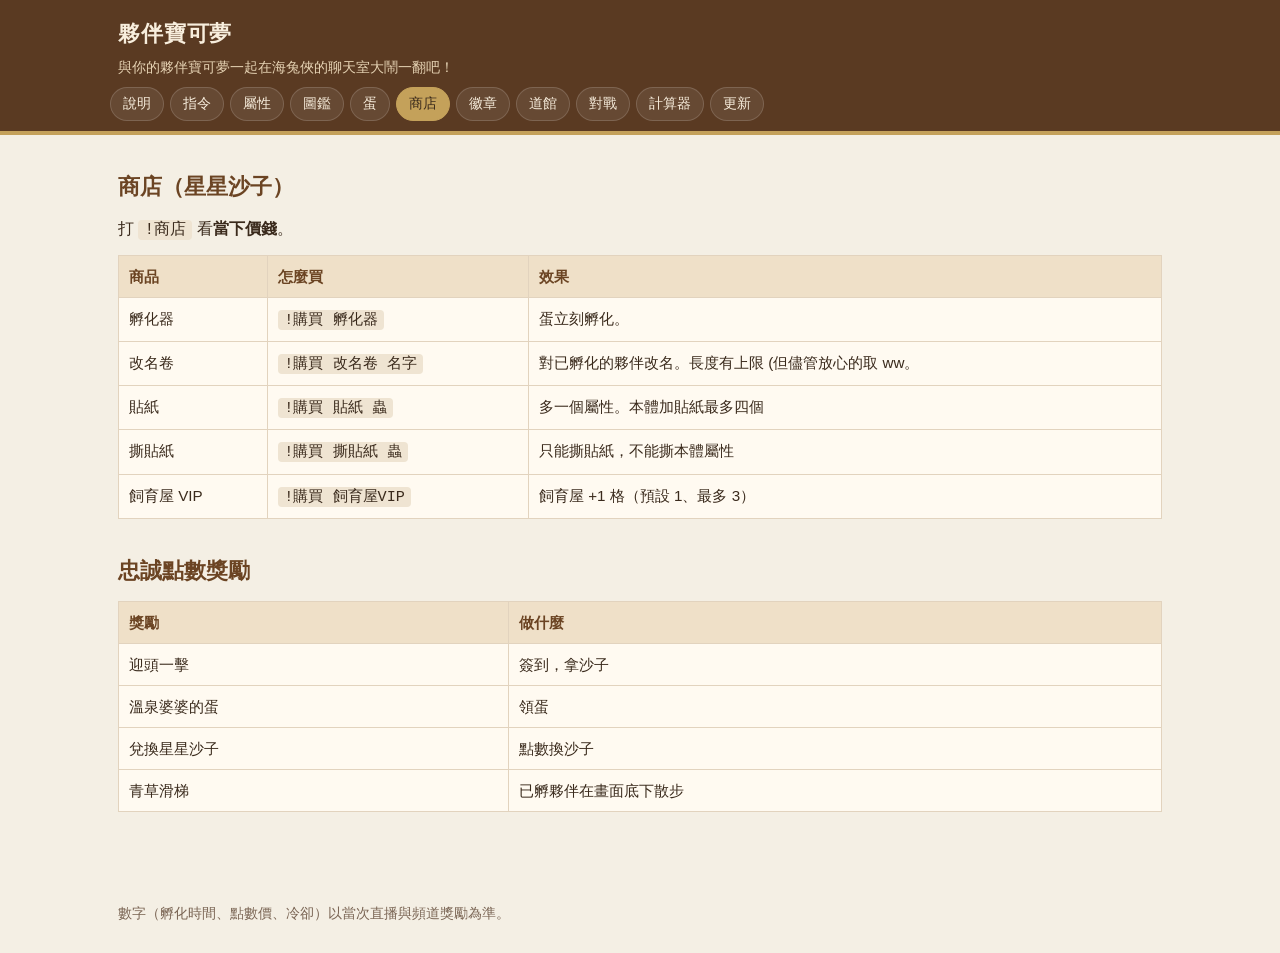
<file: shop.html>
<!DOCTYPE html>
<html lang="zh-Hant">
<head>
<meta charset="utf-8">
<meta name="viewport" content="width=device-width, initial-scale=1">
<title>商店｜夥伴寶可夢</title>
<link rel="stylesheet" href="style.css">
<link rel="icon" href="favicon.png">
</head>
<body>
<header class="site-header">
  <div class="brand">
    <h1>夥伴寶可夢</h1>
    <p>與你的夥伴寶可夢一起在海兔俠的聊天室大鬧一翻吧！</p>
  </div>
  <nav class="nav"><a href="index.html">說明</a><a href="commands.html">指令</a><a href="types.html">屬性</a><a href="dex.html">圖鑑</a><a href="eggs.html">蛋</a><a href="shop.html" class="here">商店</a><a href="badges.html">徽章</a><a href="gyms.html">道館</a><a href="battle.html">對戰</a><a href="calc.html">計算器</a><a href="changelog.html">更新</a></nav>
</header>
<main class="wrap">

<h2>商店（星星沙子）</h2>
<p>打 <span class="cmd">!商店</span> 看<strong>當下價錢</strong>。</p>
<table>
<tr><th>商品</th><th>怎麼買</th><th>效果</th></tr>
<tr><td>孵化器</td><td><span class="cmd">!購買 孵化器</span></td><td>蛋立刻孵化。</td></tr>
<tr><td>改名卷</td><td><span class="cmd">!購買 改名卷 名字</span></td><td>對已孵化的夥伴改名。長度有上限 (但儘管放心的取 ww。</td></tr>
<tr><td>貼紙</td><td><span class="cmd">!購買 貼紙 蟲</span></td><td>多一個屬性。本體加貼紙最多四個</td></tr>
<tr><td>撕貼紙</td><td><span class="cmd">!購買 撕貼紙 蟲</span></td><td>只能撕貼紙，不能撕本體屬性</td></tr>
<tr><td>飼育屋 VIP</td><td><span class="cmd">!購買 飼育屋VIP</span></td><td>飼育屋 +1 格（預設 1、最多 3）</td></tr>
</table>

<h2>忠誠點數獎勵</h2>
<table>
<tr><th>獎勵</th><th>做什麼</th></tr>
<tr><td>迎頭一擊</td><td>簽到，拿沙子</td></tr>
<tr><td>溫泉婆婆的蛋</td><td>領蛋</td></tr>
<tr><td>兌換星星沙子</td><td>點數換沙子</td></tr>
<tr><td>青草滑梯</td><td>已孵夥伴在畫面底下散步</td></tr>
</table>

</main>
<footer class="footer">數字（孵化時間、點數價、冷卻）以當次直播與頻道獎勵為準。</footer>
<script src="site.js"></script>
</body>
</html>
</file>
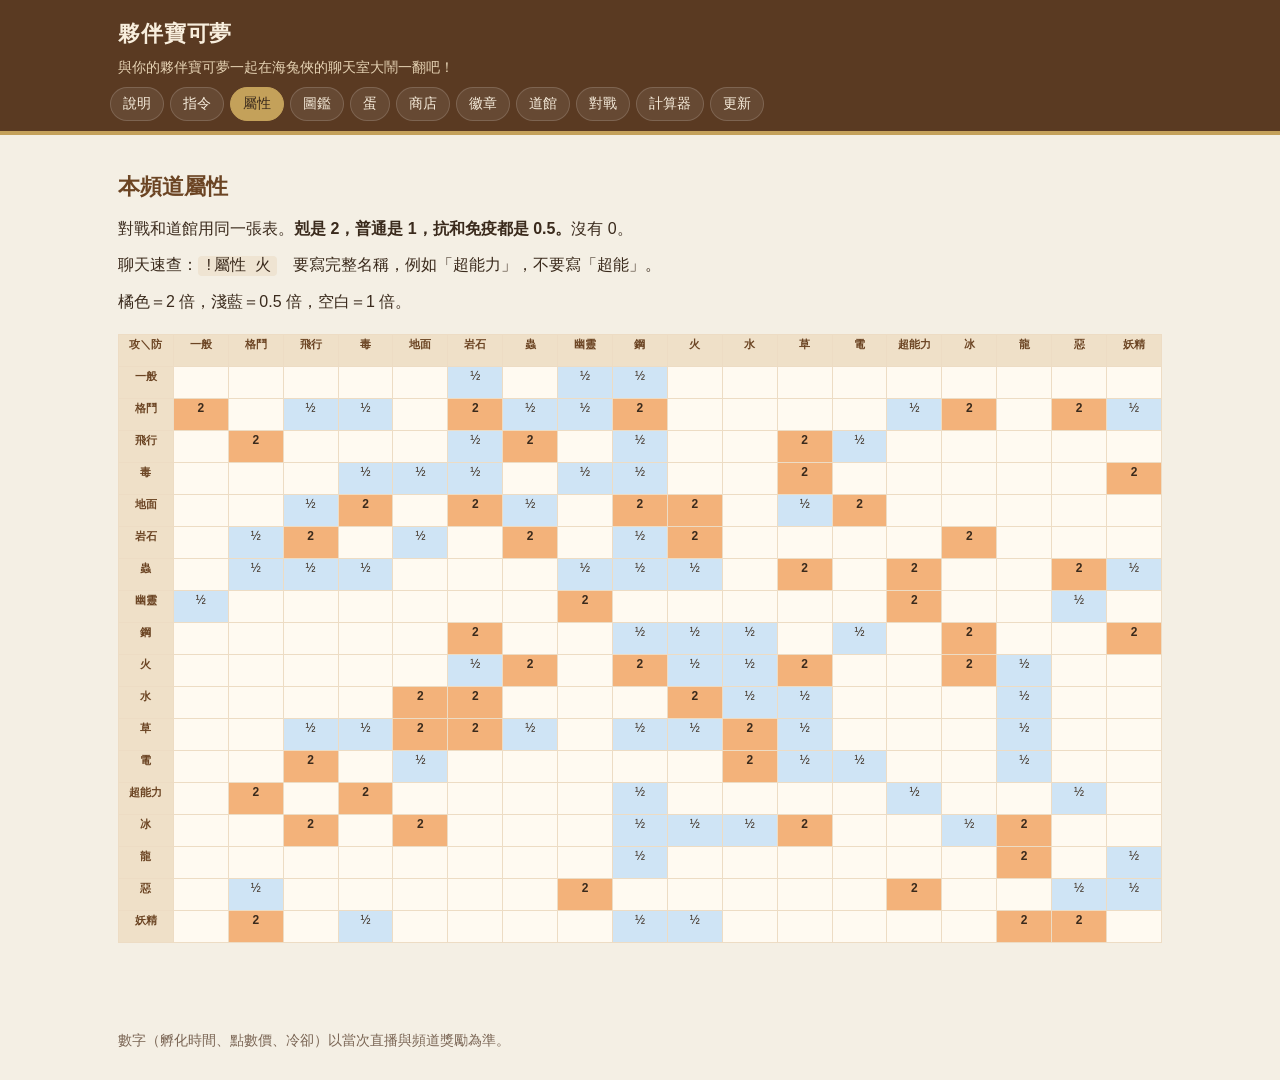
<file: types.html>
<!DOCTYPE html>
<html lang="zh-Hant">
<head>
<meta charset="utf-8">
<meta name="viewport" content="width=device-width, initial-scale=1">
<title>屬性｜夥伴寶可夢</title>
<link rel="stylesheet" href="style.css">
<link rel="icon" href="favicon.png">
</head>
<body>
<header class="site-header">
  <div class="brand">
    <h1>夥伴寶可夢</h1>
    <p>與你的夥伴寶可夢一起在海兔俠的聊天室大鬧一翻吧！</p>
  </div>
  <nav class="nav"><a href="index.html">說明</a><a href="commands.html">指令</a><a href="types.html" class="here">屬性</a><a href="dex.html">圖鑑</a><a href="eggs.html">蛋</a><a href="shop.html">商店</a><a href="badges.html">徽章</a><a href="gyms.html">道館</a><a href="battle.html">對戰</a><a href="calc.html">計算器</a><a href="changelog.html">更新</a></nav>
</header>
<main class="wrap">

<h2>本頻道屬性</h2>
<p>對戰和道館用同一張表。<strong>剋是 2，普通是 1，抗和免疫都是 0.5。</strong>沒有 0。</p>
<p>聊天速查：<span class="cmd">!屬性 火</span>　要寫完整名稱，例如「超能力」，不要寫「超能」。</p>
<p>橘色＝2 倍，淺藍＝0.5 倍，空白＝1 倍。</p>
<div class="chart-wrap">
<table class="chart" id="typeChart">
<tr><th>攻＼防</th><th>一般</th><th>格鬥</th><th>飛行</th><th>毒</th><th>地面</th><th>岩石</th><th>蟲</th><th>幽靈</th><th>鋼</th><th>火</th><th>水</th><th>草</th><th>電</th><th>超能力</th><th>冰</th><th>龍</th><th>惡</th><th>妖精</th></tr>
<tr><th>一般</th><td class="m1"></td><td class="m1"></td><td class="m1"></td><td class="m1"></td><td class="m1"></td><td class="mh">½</td><td class="m1"></td><td class="mh">½</td><td class="mh">½</td><td class="m1"></td><td class="m1"></td><td class="m1"></td><td class="m1"></td><td class="m1"></td><td class="m1"></td><td class="m1"></td><td class="m1"></td><td class="m1"></td></tr>
<tr><th>格鬥</th><td class="m2">2</td><td class="m1"></td><td class="mh">½</td><td class="mh">½</td><td class="m1"></td><td class="m2">2</td><td class="mh">½</td><td class="mh">½</td><td class="m2">2</td><td class="m1"></td><td class="m1"></td><td class="m1"></td><td class="m1"></td><td class="mh">½</td><td class="m2">2</td><td class="m1"></td><td class="m2">2</td><td class="mh">½</td></tr>
<tr><th>飛行</th><td class="m1"></td><td class="m2">2</td><td class="m1"></td><td class="m1"></td><td class="m1"></td><td class="mh">½</td><td class="m2">2</td><td class="m1"></td><td class="mh">½</td><td class="m1"></td><td class="m1"></td><td class="m2">2</td><td class="mh">½</td><td class="m1"></td><td class="m1"></td><td class="m1"></td><td class="m1"></td><td class="m1"></td></tr>
<tr><th>毒</th><td class="m1"></td><td class="m1"></td><td class="m1"></td><td class="mh">½</td><td class="mh">½</td><td class="mh">½</td><td class="m1"></td><td class="mh">½</td><td class="mh">½</td><td class="m1"></td><td class="m1"></td><td class="m2">2</td><td class="m1"></td><td class="m1"></td><td class="m1"></td><td class="m1"></td><td class="m1"></td><td class="m2">2</td></tr>
<tr><th>地面</th><td class="m1"></td><td class="m1"></td><td class="mh">½</td><td class="m2">2</td><td class="m1"></td><td class="m2">2</td><td class="mh">½</td><td class="m1"></td><td class="m2">2</td><td class="m2">2</td><td class="m1"></td><td class="mh">½</td><td class="m2">2</td><td class="m1"></td><td class="m1"></td><td class="m1"></td><td class="m1"></td><td class="m1"></td></tr>
<tr><th>岩石</th><td class="m1"></td><td class="mh">½</td><td class="m2">2</td><td class="m1"></td><td class="mh">½</td><td class="m1"></td><td class="m2">2</td><td class="m1"></td><td class="mh">½</td><td class="m2">2</td><td class="m1"></td><td class="m1"></td><td class="m1"></td><td class="m1"></td><td class="m2">2</td><td class="m1"></td><td class="m1"></td><td class="m1"></td></tr>
<tr><th>蟲</th><td class="m1"></td><td class="mh">½</td><td class="mh">½</td><td class="mh">½</td><td class="m1"></td><td class="m1"></td><td class="m1"></td><td class="mh">½</td><td class="mh">½</td><td class="mh">½</td><td class="m1"></td><td class="m2">2</td><td class="m1"></td><td class="m2">2</td><td class="m1"></td><td class="m1"></td><td class="m2">2</td><td class="mh">½</td></tr>
<tr><th>幽靈</th><td class="mh">½</td><td class="m1"></td><td class="m1"></td><td class="m1"></td><td class="m1"></td><td class="m1"></td><td class="m1"></td><td class="m2">2</td><td class="m1"></td><td class="m1"></td><td class="m1"></td><td class="m1"></td><td class="m1"></td><td class="m2">2</td><td class="m1"></td><td class="m1"></td><td class="mh">½</td><td class="m1"></td></tr>
<tr><th>鋼</th><td class="m1"></td><td class="m1"></td><td class="m1"></td><td class="m1"></td><td class="m1"></td><td class="m2">2</td><td class="m1"></td><td class="m1"></td><td class="mh">½</td><td class="mh">½</td><td class="mh">½</td><td class="m1"></td><td class="mh">½</td><td class="m1"></td><td class="m2">2</td><td class="m1"></td><td class="m1"></td><td class="m2">2</td></tr>
<tr><th>火</th><td class="m1"></td><td class="m1"></td><td class="m1"></td><td class="m1"></td><td class="m1"></td><td class="mh">½</td><td class="m2">2</td><td class="m1"></td><td class="m2">2</td><td class="mh">½</td><td class="mh">½</td><td class="m2">2</td><td class="m1"></td><td class="m1"></td><td class="m2">2</td><td class="mh">½</td><td class="m1"></td><td class="m1"></td></tr>
<tr><th>水</th><td class="m1"></td><td class="m1"></td><td class="m1"></td><td class="m1"></td><td class="m2">2</td><td class="m2">2</td><td class="m1"></td><td class="m1"></td><td class="m1"></td><td class="m2">2</td><td class="mh">½</td><td class="mh">½</td><td class="m1"></td><td class="m1"></td><td class="m1"></td><td class="mh">½</td><td class="m1"></td><td class="m1"></td></tr>
<tr><th>草</th><td class="m1"></td><td class="m1"></td><td class="mh">½</td><td class="mh">½</td><td class="m2">2</td><td class="m2">2</td><td class="mh">½</td><td class="m1"></td><td class="mh">½</td><td class="mh">½</td><td class="m2">2</td><td class="mh">½</td><td class="m1"></td><td class="m1"></td><td class="m1"></td><td class="mh">½</td><td class="m1"></td><td class="m1"></td></tr>
<tr><th>電</th><td class="m1"></td><td class="m1"></td><td class="m2">2</td><td class="m1"></td><td class="mh">½</td><td class="m1"></td><td class="m1"></td><td class="m1"></td><td class="m1"></td><td class="m1"></td><td class="m2">2</td><td class="mh">½</td><td class="mh">½</td><td class="m1"></td><td class="m1"></td><td class="mh">½</td><td class="m1"></td><td class="m1"></td></tr>
<tr><th>超能力</th><td class="m1"></td><td class="m2">2</td><td class="m1"></td><td class="m2">2</td><td class="m1"></td><td class="m1"></td><td class="m1"></td><td class="m1"></td><td class="mh">½</td><td class="m1"></td><td class="m1"></td><td class="m1"></td><td class="m1"></td><td class="mh">½</td><td class="m1"></td><td class="m1"></td><td class="mh">½</td><td class="m1"></td></tr>
<tr><th>冰</th><td class="m1"></td><td class="m1"></td><td class="m2">2</td><td class="m1"></td><td class="m2">2</td><td class="m1"></td><td class="m1"></td><td class="m1"></td><td class="mh">½</td><td class="mh">½</td><td class="mh">½</td><td class="m2">2</td><td class="m1"></td><td class="m1"></td><td class="mh">½</td><td class="m2">2</td><td class="m1"></td><td class="m1"></td></tr>
<tr><th>龍</th><td class="m1"></td><td class="m1"></td><td class="m1"></td><td class="m1"></td><td class="m1"></td><td class="m1"></td><td class="m1"></td><td class="m1"></td><td class="mh">½</td><td class="m1"></td><td class="m1"></td><td class="m1"></td><td class="m1"></td><td class="m1"></td><td class="m1"></td><td class="m2">2</td><td class="m1"></td><td class="mh">½</td></tr>
<tr><th>惡</th><td class="m1"></td><td class="mh">½</td><td class="m1"></td><td class="m1"></td><td class="m1"></td><td class="m1"></td><td class="m1"></td><td class="m2">2</td><td class="m1"></td><td class="m1"></td><td class="m1"></td><td class="m1"></td><td class="m1"></td><td class="m2">2</td><td class="m1"></td><td class="m1"></td><td class="mh">½</td><td class="mh">½</td></tr>
<tr><th>妖精</th><td class="m1"></td><td class="m2">2</td><td class="m1"></td><td class="mh">½</td><td class="m1"></td><td class="m1"></td><td class="m1"></td><td class="m1"></td><td class="mh">½</td><td class="mh">½</td><td class="m1"></td><td class="m1"></td><td class="m1"></td><td class="m1"></td><td class="m1"></td><td class="m2">2</td><td class="m2">2</td><td class="m1"></td></tr>
</table>
</div>

</main>
<footer class="footer">數字（孵化時間、點數價、冷卻）以當次直播與頻道獎勵為準。</footer>
<script src="site.js"></script>
</body>
</html>
</file>
<file: style.css>
:root {
  --bg: #f4efe4;
  --paper: #fffaf1;
  --ink: #3a2a1c;
  --muted: #7a6554;
  --line: #e2d3be;
  --brown: #6b4423;
  --gold: #c4a15a;
  --link: #8a4b1f;
  --chip: #efe4d2;
  --warn: #8a3d1c;
  --ok: #3d6b2f;
  --max: 1080px;
}

* { box-sizing: border-box; }
html { scroll-behavior: smooth; }
body {
  margin: 0;
  color: var(--ink);
  background: var(--bg);
  font-family: "Microsoft JhengHei", "Noto Sans TC", "PingFang TC", sans-serif;
  line-height: 1.65;
}

a { color: var(--link); }
a:hover { color: #5c2f12; }

.wrap { max-width: var(--max); margin: 0 auto; padding: 0 18px 64px; }

.site-header {
  background: #5a3a22;
  color: #f8eedd;
  border-bottom: 4px solid var(--gold);
}
.brand {
  max-width: var(--max);
  margin: 0 auto;
  padding: 16px 18px 8px;
}
.brand h1 {
  margin: 0;
  font-size: 1.35rem;
  font-weight: 700;
  letter-spacing: .04em;
}
.brand p {
  margin: 4px 0 0;
  color: #e6d3b4;
  font-size: .9rem;
}

.nav {
  max-width: var(--max);
  margin: 0 auto;
  padding: 0 10px 10px;
  display: flex;
  flex-wrap: wrap;
  gap: 6px;
}
.nav a {
  color: #f8eedd;
  text-decoration: none;
  background: rgba(255,255,255,.08);
  border: 1px solid rgba(255,255,255,.15);
  border-radius: 999px;
  padding: 4px 12px;
  font-size: .88rem;
}
.nav a:hover, .nav a.here {
  background: #c4a15a;
  color: #3a2a1c;
  border-color: #c4a15a;
}

h2 { font-size: 1.35rem; margin: 1.6em 0 .5em; color: var(--brown); }
h3 { font-size: 1.08rem; margin: 1.2em 0 .4em; color: var(--brown); }
p { margin: .6em 0; }
ul, ol { padding-left: 1.3em; }
li { margin: .25em 0; }
code, .cmd {
  font-family: Consolas, "Courier New", monospace;
  background: var(--chip);
  border-radius: 4px;
  padding: 1px 6px;
}

.note {
  background: #fff4d8;
  border-left: 4px solid var(--gold);
  padding: 10px 14px;
  margin: 1em 0;
}
.warn {
  background: #f8e6dc;
  border-left: 4px solid var(--warn);
}
.ok {
  background: #e7f0df;
  border-left: 4px solid var(--ok);
}

table {
  width: 100%;
  border-collapse: collapse;
  background: var(--paper);
  margin: .8em 0 1.2em;
  font-size: .95rem;
}
th, td {
  border: 1px solid var(--line);
  padding: 8px 10px;
  text-align: left;
  vertical-align: top;
}
th { background: #efe0c8; color: var(--brown); }

.card-grid {
  display: grid;
  grid-template-columns: repeat(auto-fill, minmax(148px, 1fr));
  gap: 12px;
}
.mon, .egg {
  background: var(--paper);
  border: 1px solid var(--line);
  border-radius: 12px;
  padding: 10px 8px 12px;
  text-align: center;
}
.mon .tag {
  display: inline-block;
  margin-top: 6px;
  padding: 1px 8px;
  border-radius: 999px;
  background: #efe0c8;
  color: var(--brown);
  font-size: .72rem;
}
.mon img, .egg img {
  width: 96px;
  height: 96px;
  object-fit: contain;
  image-rendering: auto;
}
.mon .num { color: var(--muted); font-size: .8rem; }
.mon .name, .egg .name { font-weight: 700; margin: 4px 0 6px; }
.missing {
  width: 96px;
  height: 96px;
  margin: 0 auto;
  display: flex;
  align-items: center;
  justify-content: center;
  background: #efe4d2;
  border-radius: 10px;
  color: var(--muted);
  font-size: .8rem;
}

.types { display: flex; flex-wrap: wrap; gap: 4px; justify-content: center; }
.type {
  display: inline-flex;
  align-items: center;
  gap: 4px;
  border-radius: 999px;
  padding: 1px 8px 1px 4px;
  color: #fff;
  font-size: .75rem;
  font-weight: 700;
}
.type img { width: 18px; height: 18px; }

.toolbar {
  display: flex;
  flex-wrap: wrap;
  gap: 8px;
  align-items: center;
  margin: 12px 0 16px;
}
.toolbar input, .toolbar select {
  font: inherit;
  padding: 6px 10px;
  border: 1px solid var(--line);
  border-radius: 8px;
  background: var(--paper);
  min-width: 200px;
}

.chart-wrap { overflow-x: auto; }
.chart {
  border-collapse: collapse;
  font-size: 12px;
  background: var(--paper);
}
.chart th, .chart td {
  width: 36px;
  min-width: 36px;
  height: 32px;
  text-align: center;
  padding: 0;
  border: 1px solid #eddcc4;
}
.chart th { background: #efe0c8; font-size: 11px; }
.chart .m2 { background: #f3b27a; font-weight: 700; }
.chart .mh { background: #cfe4f5; }
.chart .m1 { background: #fffaf1; color: #b09a82; }
.chart td.hi, .chart th.hi { outline: 2px solid #8a4b1f; }

details.spoiler {
  background: var(--paper);
  border: 1px solid var(--line);
  border-radius: 10px;
  margin: 10px 0;
  padding: 8px 14px 12px;
}
details.spoiler > summary {
  cursor: pointer;
  font-weight: 700;
  color: var(--brown);
  padding: 6px 0;
}
.gym-row {
  display: grid;
  grid-template-columns: repeat(auto-fill, minmax(140px, 1fr));
  gap: 10px;
  margin-top: 8px;
}

.calc {
  display: grid;
  grid-template-columns: 1fr 1fr;
  gap: 16px;
}
@media (max-width: 760px) {
  .calc { grid-template-columns: 1fr; }
}
.side {
  background: var(--paper);
  border: 1px solid var(--line);
  border-radius: 12px;
  padding: 12px;
}
.picks { display: flex; flex-wrap: wrap; gap: 6px; }
.picks label {
  display: inline-flex;
  align-items: center;
  gap: 4px;
  border: 1px solid var(--line);
  border-radius: 999px;
  padding: 3px 8px;
  background: #fff;
  cursor: pointer;
  font-size: .85rem;
}
.picks label.on { outline: 2px solid var(--brown); }
.actions { margin: 16px 0; display: flex; flex-wrap: wrap; gap: 8px; }
button {
  font: inherit;
  border: 0;
  background: #6b4423;
  color: #fffaf1;
  border-radius: 8px;
  padding: 8px 14px;
  cursor: pointer;
}
button.ghost {
  background: #efe4d2;
  color: var(--brown);
}
button:hover { filter: brightness(1.08); }
.result {
  background: var(--paper);
  border: 1px solid var(--line);
  border-radius: 12px;
  padding: 14px 16px;
  min-height: 4em;
}
.result .big { font-size: 1.25rem; font-weight: 700; }

.footer {
  max-width: var(--max);
  margin: 0 auto;
  padding: 8px 18px 28px;
  color: var(--muted);
  font-size: .85rem;
}

figure.demo {
  margin: 1em 0 1.4em;
  background: #141414;
  border-radius: 14px;
  overflow: hidden;
  border: 1px solid var(--line);
}
figure.demo img {
  display: block;
  width: 100%;
  max-width: 820px;
  margin: 0 auto;
  height: auto;
}
figure.demo figcaption {
  background: var(--paper);
  color: var(--muted);
  padding: 10px 14px;
  font-size: .9rem;
}
.pair, .trio {
  display: grid;
  gap: 12px;
  margin: 1em 0;
}
.pair { grid-template-columns: 1fr 1fr; }
.trio { grid-template-columns: 1fr 1fr 1fr; }
@media (max-width: 720px) {
  .pair, .trio { grid-template-columns: 1fr; }
}
.pair .mon { margin: 0; }
</file>
